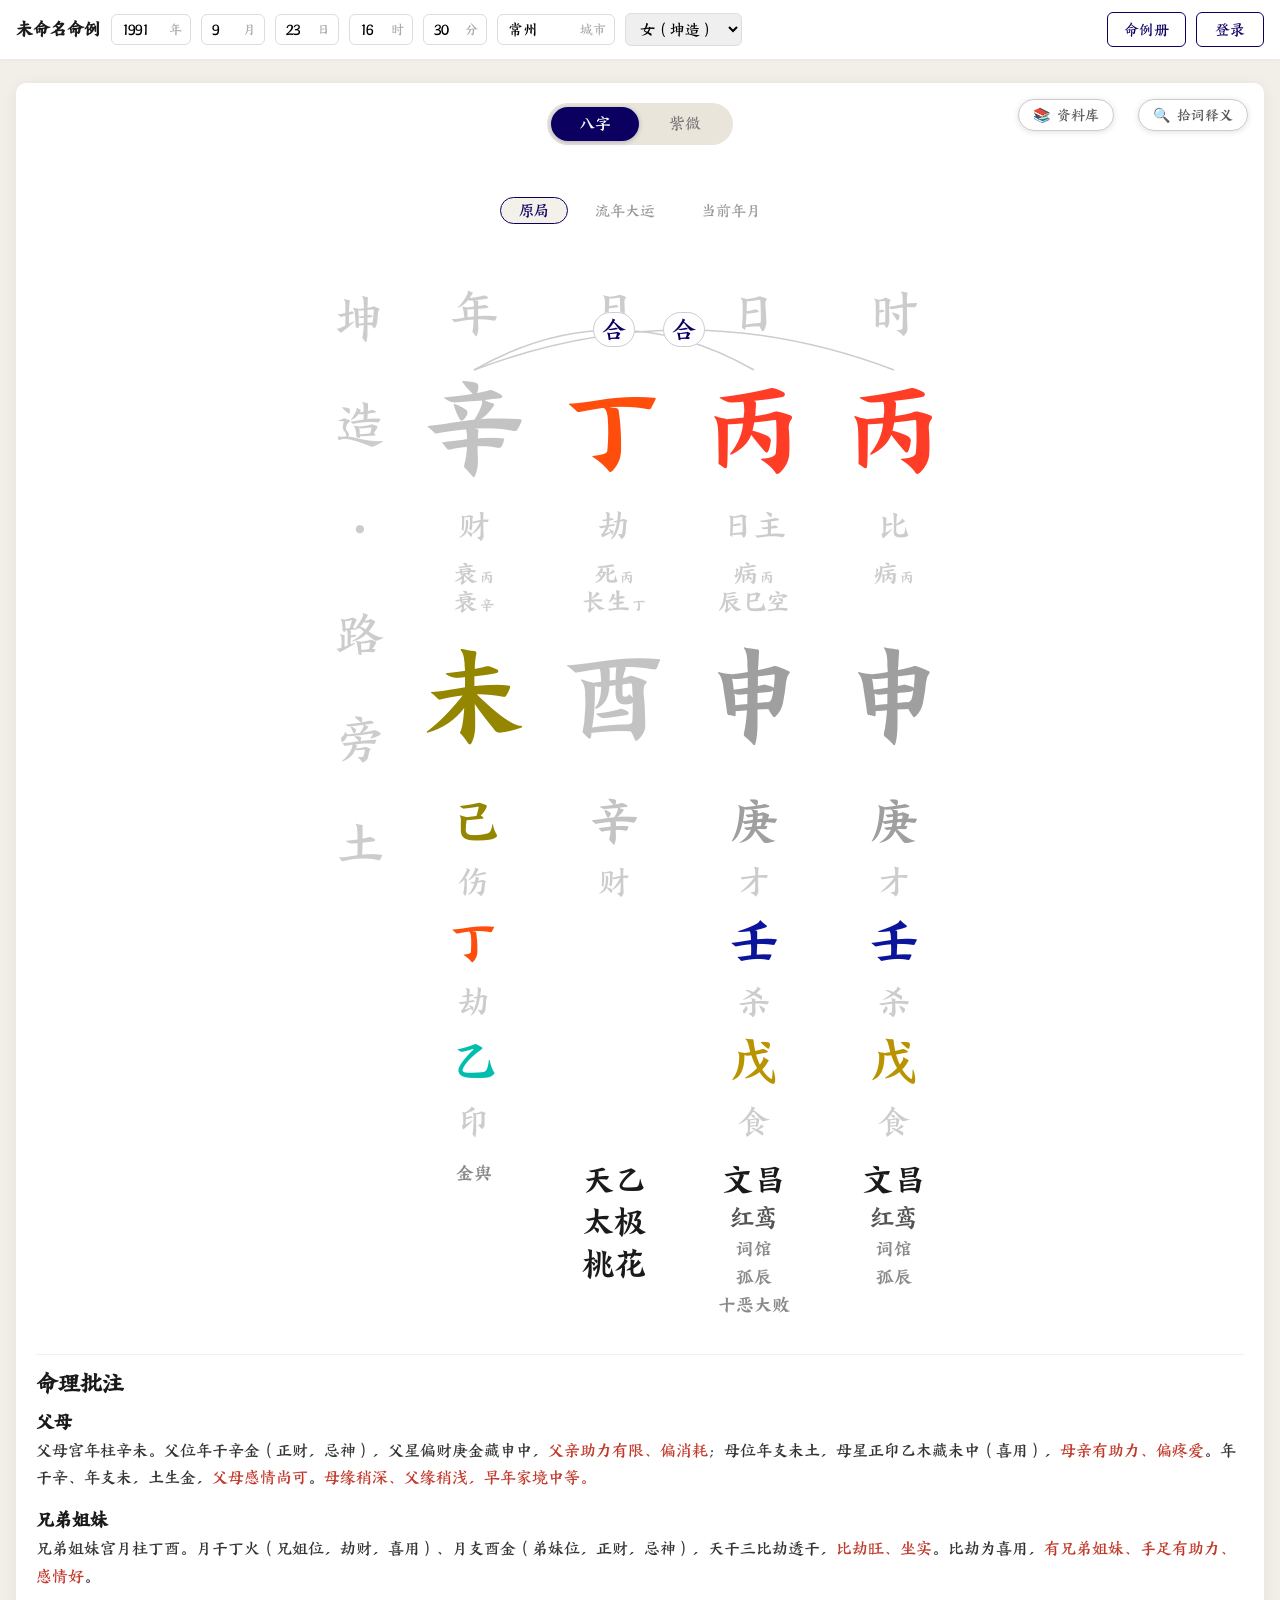
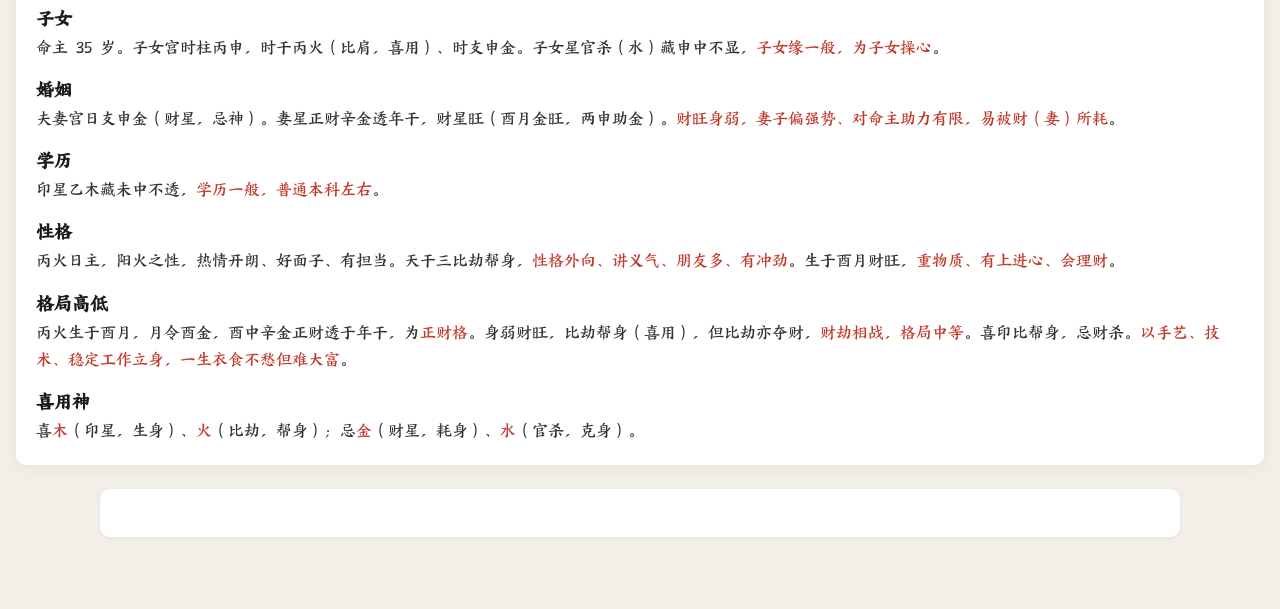
<file: index.html>
<!DOCTYPE html>
<html lang="zh-CN">
<head>
  <meta charset="UTF-8">
  <meta name="viewport" content="width=device-width, initial-scale=1.0, maximum-scale=1.0, user-scalable=no">
  <title>命理排盘 · 八字 + 紫微</title>
  <link rel="stylesheet" href="style.css?v=37">
</head>
<body>
  <div class="page">

    <!-- 输入区（共享）：横条铺满，一行 = 命例名 + 输入框 + 排盘/保存 | 命例册 + 登录状态 -->
    <div class="input-panel" id="input-panel">
      <span class="input-chart-name" id="input-chart-name">未命名命例</span>
      <span class="in-unit"><input id="in-year" type="number" min="1900" max="2100" value="1991"><i>年</i></span>
      <span class="in-unit"><input id="in-month" type="number" min="1" max="12" value="9"><i>月</i></span>
      <span class="in-unit"><input id="in-day" type="number" min="1" max="31" value="23"><i>日</i></span>
      <span class="in-unit"><input id="in-hour" type="number" min="0" max="23" value="16"><i>时</i></span>
      <span class="in-unit"><input id="in-minute" type="number" min="0" max="59" value="30"><i>分</i></span>
      <span class="in-unit in-unit-city"><input id="in-city" list="city-list" value="常州" placeholder="城市"><i>城市</i></span>
      <select id="in-gender">
        <option value="0">女（坤造）</option>
        <option value="1">男（乾造）</option>
      </select>
      <datalist id="city-list"></datalist>
      <button id="paipan-btn" onclick="doPaipanAll()" style="display:none">排盘</button>
      <button id="save-btn" class="save-btn" onclick="saveChart()" style="display:none">保存命例</button>
      <button class="chart-book-btn" onclick="toggleChartList()">命例册</button>
      <span id="login-btn" class="login-btn" onclick="toggleSupabaseAuth()">登录</span>
    </div>

    <!-- 命例列表（点击「切换命例」弹出） -->
    <div class="chart-list-panel" id="chart-list-panel" style="display:none">
      <div class="chart-list-header">
        <span class="chart-list-title">命例列表</span>
        <span class="chart-list-count" id="chart-count"></span>
        <span class="chart-list-actions">
          <button onclick="syncChartsFromCloud()">同步云端</button>
          <button onclick="uploadAllChartsToCloud()">上传云端</button>
          <button onclick="exportCharts()">导出 JSON</button>
          <button onclick="document.getElementById('import-file').click()">导入 JSON</button>
          <input type="file" id="import-file" accept=".json" style="display:none" onchange="importCharts(this)">
        </span>
      </div>
      <div id="chart-list"></div>
    </div>

    <!-- 排盘 + 题目/批注（大屏左右，小屏上下） -->
    <div class="content-layout" id="content-layout">
      <div class="quiz-layout" id="quiz-layout">
      <div class="board-slot">
        <!-- 八字/紫微 Tab（排盘面板内，一级切换） -->
        <div class="tab-bar">
          <button class="tab active" data-tab="bazi" onclick="switchTab('bazi')">八字</button>
          <button class="tab" data-tab="ziwei" onclick="switchTab('ziwei')">紫微</button>
        </div>
        <button id="gather-toggle" class="gather-toggle" onclick="toggleGatherMode()">🔍 <span class="btn-text">拾词释义</span></button>
        <a class="ziliaoku-link" href="ziliaoku.html">📚 <span class="btn-text">资料库</span></a>
        <!-- 八字排盘表 -->
        <div class="chart-card" id="bazi-board">
          <div class="bazi-view-switch">
            <button class="view-btn active" data-view="yuanju" onclick="switchBaziView('yuanju')">原局</button>
            <button class="view-btn" data-view="liunian" onclick="switchBaziView('liunian')">流年大运</button>
            <button class="view-btn" data-view="today" onclick="goToday()">当前年月</button>
          </div>
          <div class="chart-scale-wrap" id="chart-scale-wrap">
            <div class="chart">
              <div class="col col-label" id="col-label-left"></div>
              <div class="col col-pillar" id="col-year"></div>
              <div class="col col-pillar" id="col-month"></div>
              <div class="col col-pillar" id="col-day"></div>
              <div class="col col-pillar" id="col-time"></div>
            </div>
          </div>
        </div>
        <!-- 紫微盘 -->
        <div class="board-wrap" id="ziwei-board" style="display:none">
          <div class="palace-grid" id="palace-grid"></div>
        </div>
        <!-- 命理批注（融在盘面板内，排在盘下面） -->
        <div class="batch-note" id="batch-note"></div>
      </div>
      <div class="quiz-questions" id="quiz-questions"></div>
    </div>

  </div>

  <script src="supabase.min.js?v=1"></script>
  <script src="lunar.js"></script>
  <script src="cities.js"></script>
  <script src="shensha.js"></script>
  <script src="quiz-bank.js?v=2"></script>
  <script src="iztro.min.js"></script>
  <script src="glossary.js?v=22"></script>
  <script src="quiz-import.js?v=2"></script>
  <script src="bazi.js?v=44"></script>
  <script src="ziwei.js?v=11"></script>
  <script>
    /* 共享排盘：同时排八字和紫微 */
    function doPaipanAll() {
      baziPaipan();
      ziweiPaipan();
      PAIPANED = true;  // 排盘后，若有未保存改动则显示「保存命例」
      updateActionButtons();
    }
    /* Tab 切换：只切排盘区，题目和批注一直在 */
    function switchTab(tab) {
      document.querySelectorAll('.tab').forEach(function (t) {
        t.classList.toggle('active', t.dataset.tab === tab);
      });
      document.getElementById('bazi-board').style.display = (tab === 'bazi') ? 'block' : 'none';
      document.getElementById('ziwei-board').style.display = (tab === 'ziwei') ? 'block' : 'none';
      if (tab === 'bazi') baziRelayoutArcs();
      if (tab === 'ziwei') ziweiRelayout();
    }
  </script>
</body>
</html>
</file>
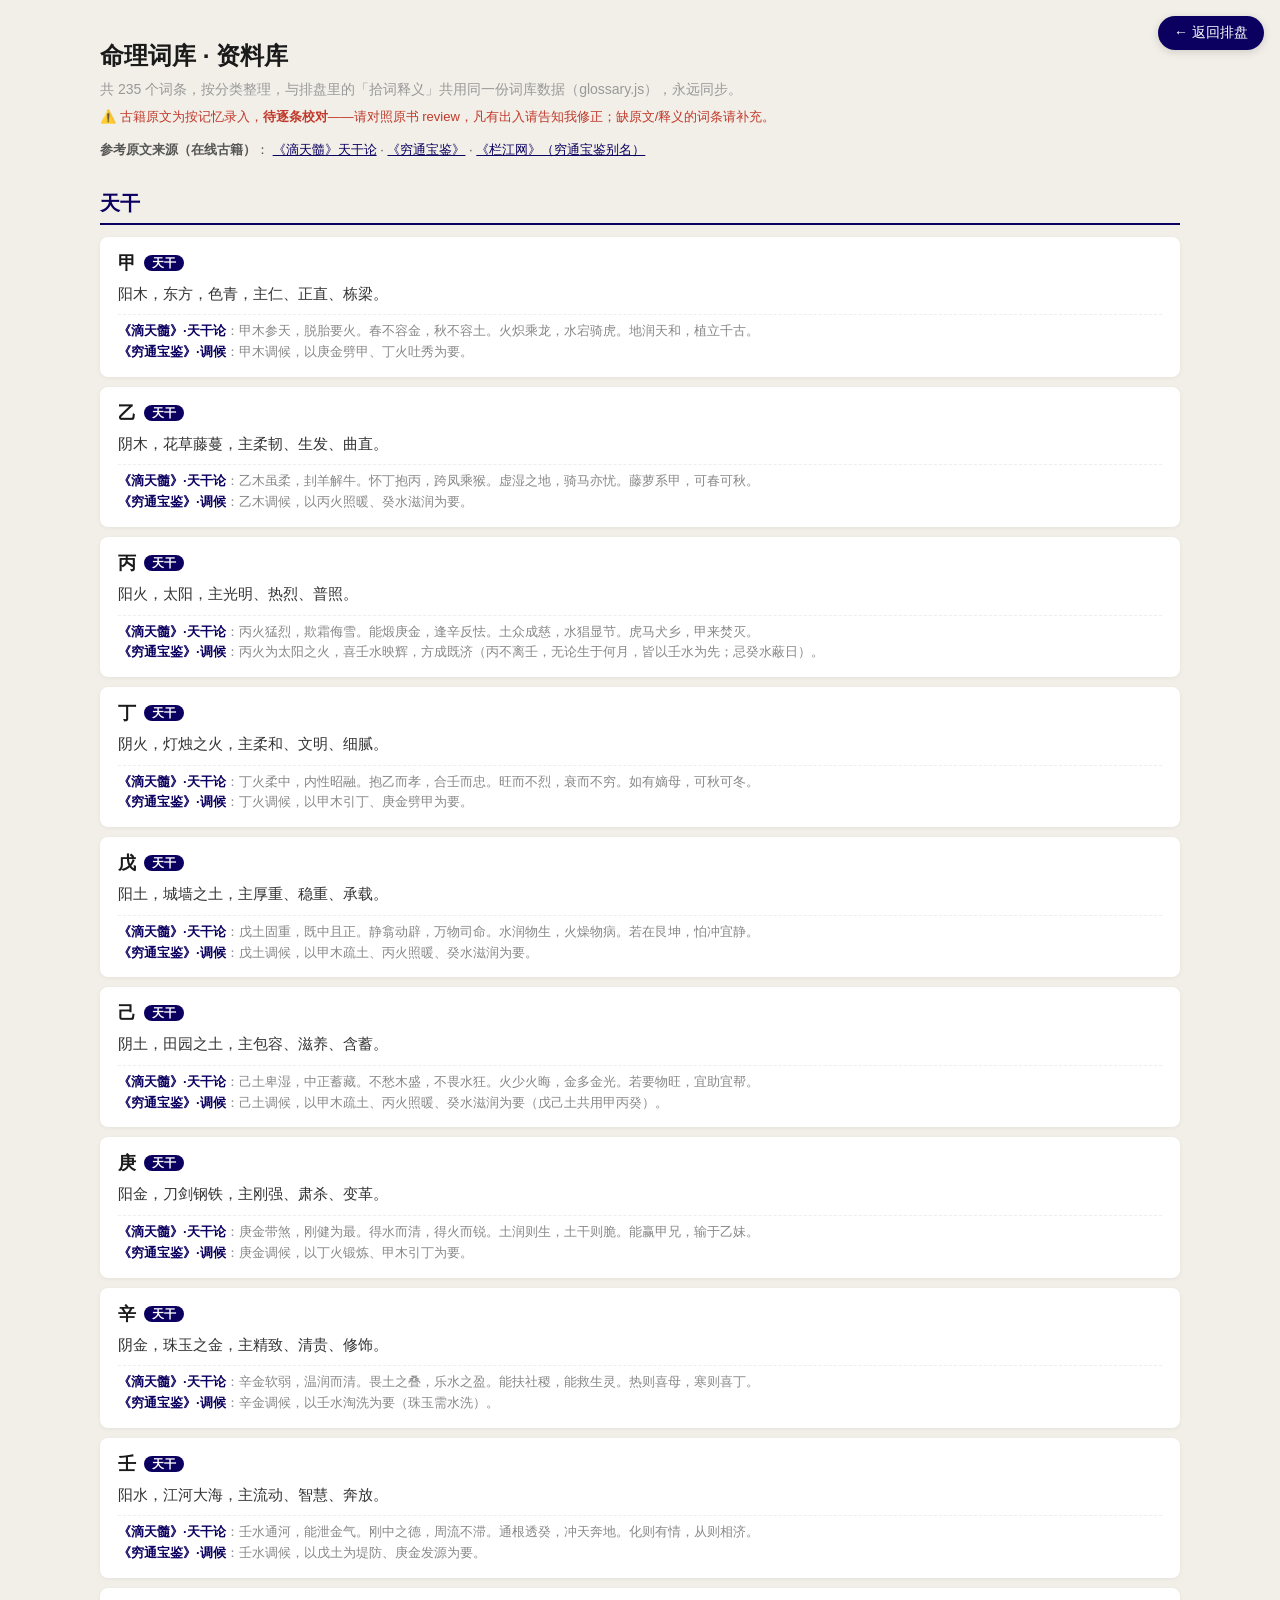
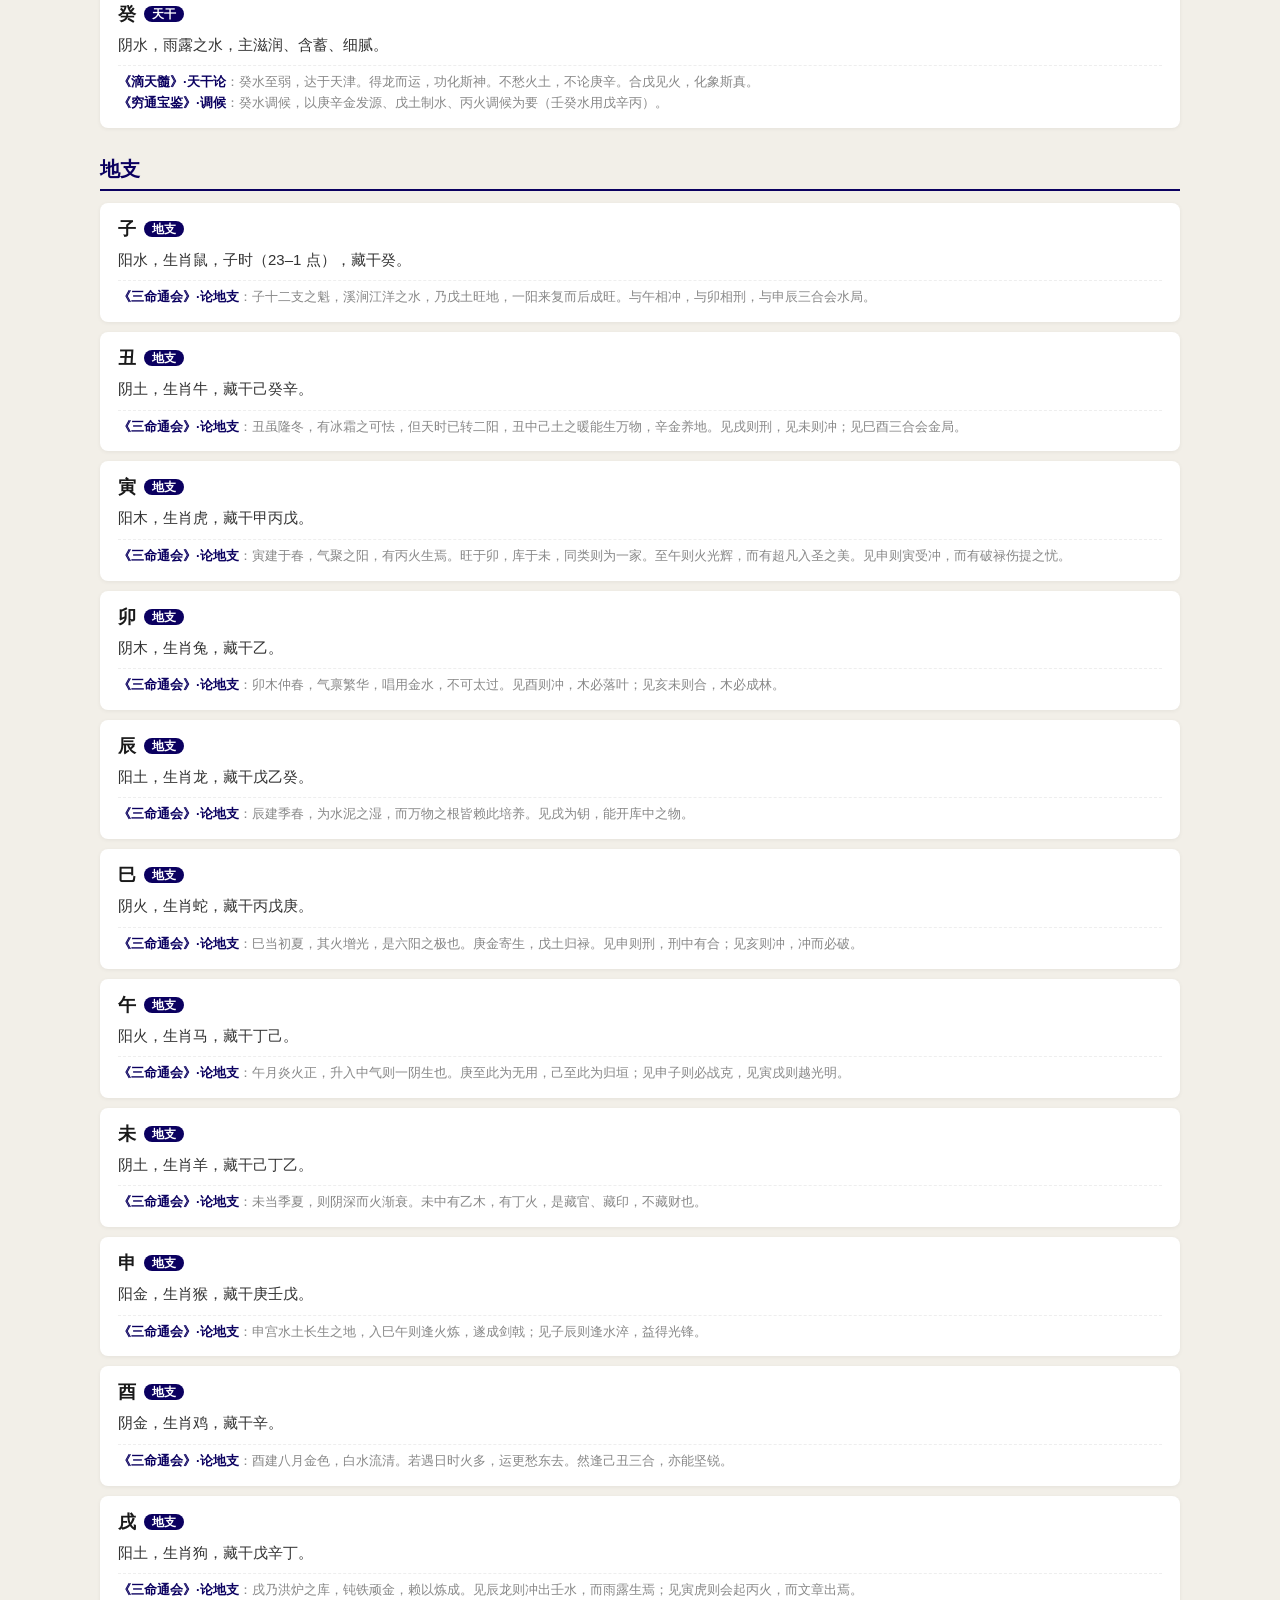
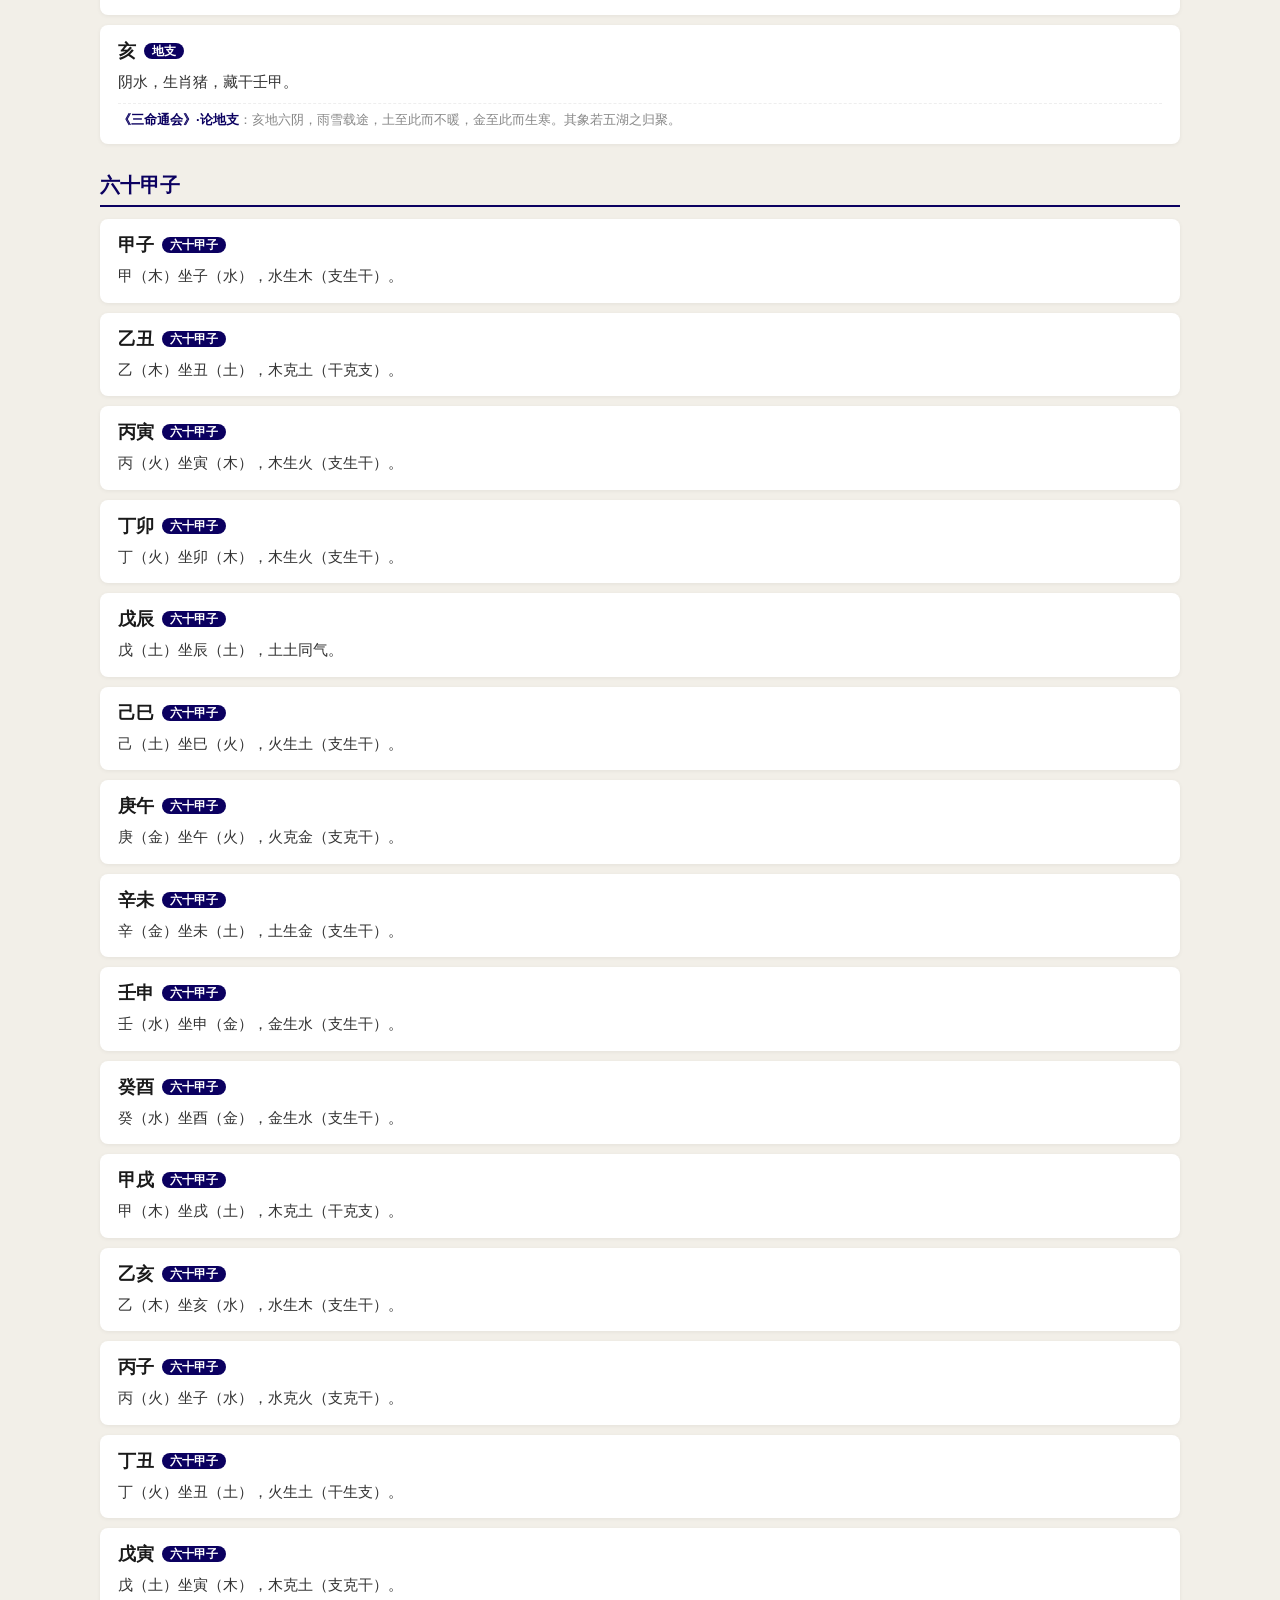
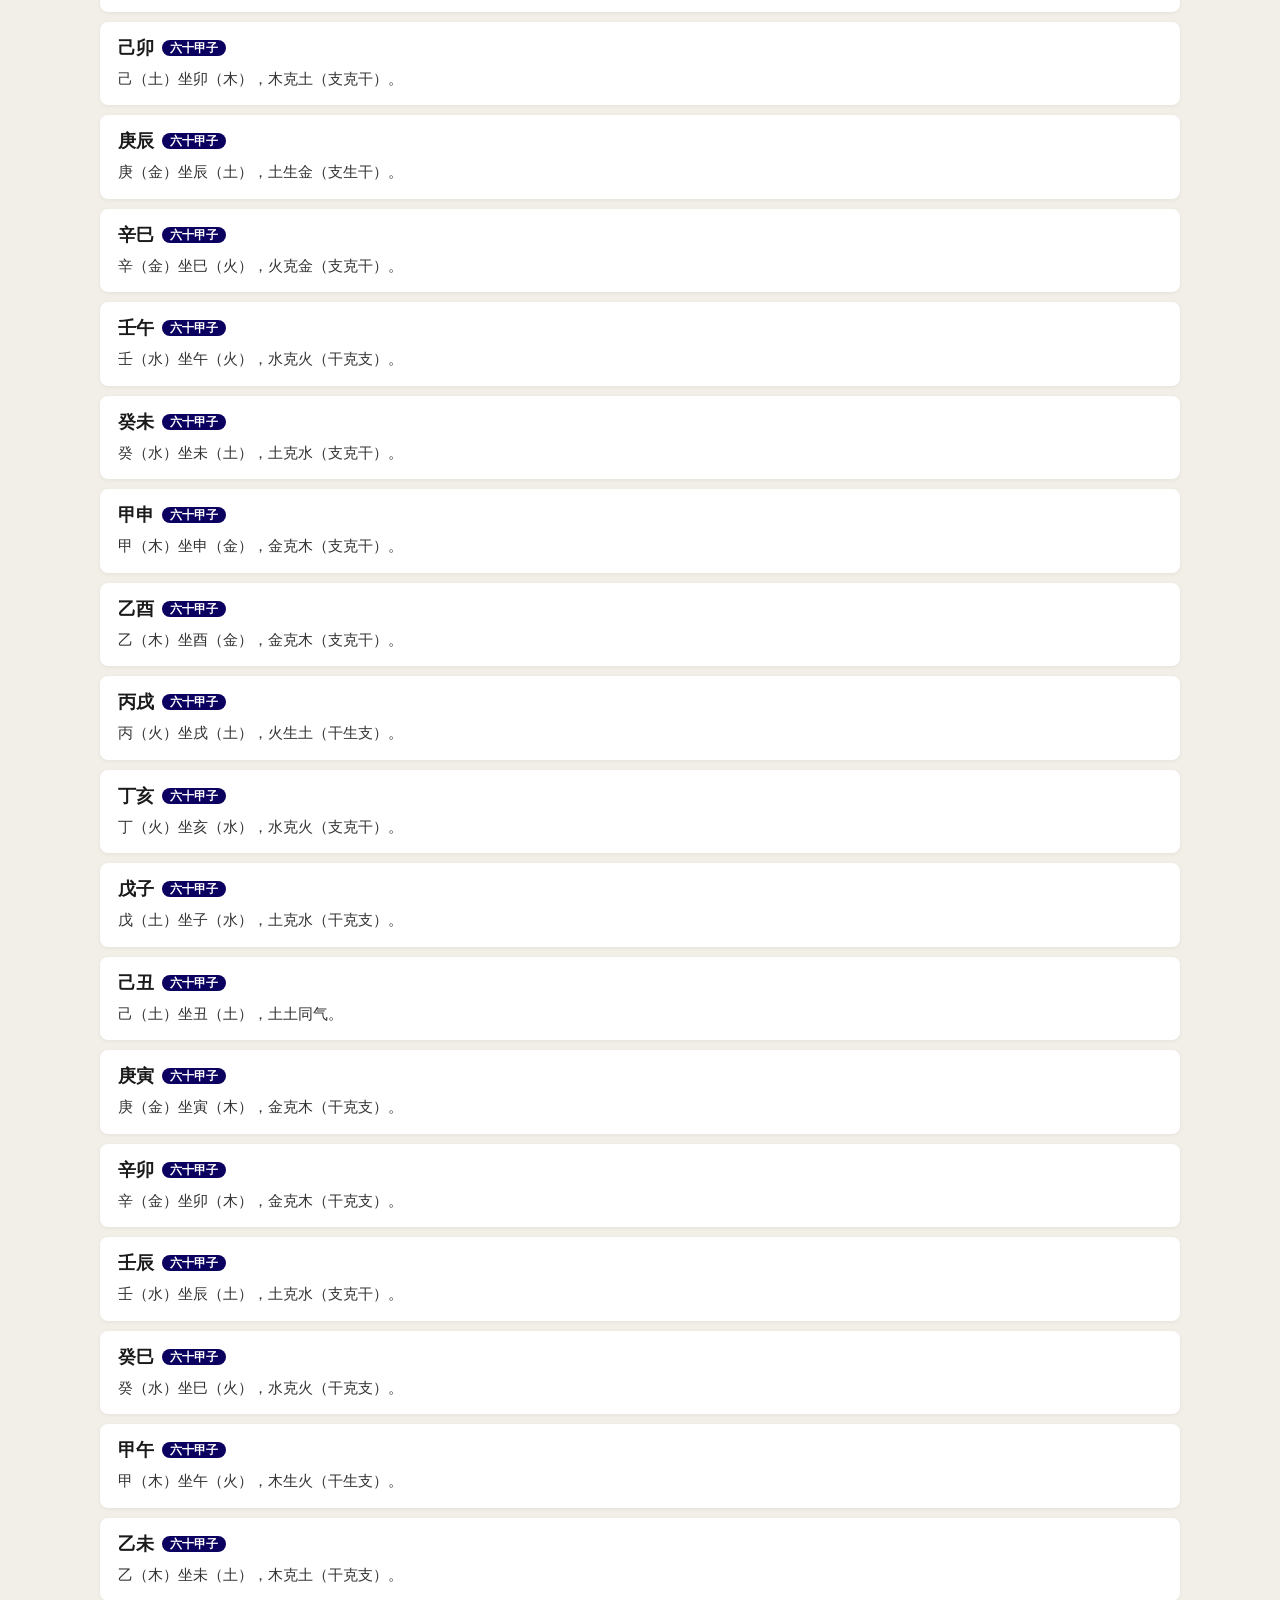
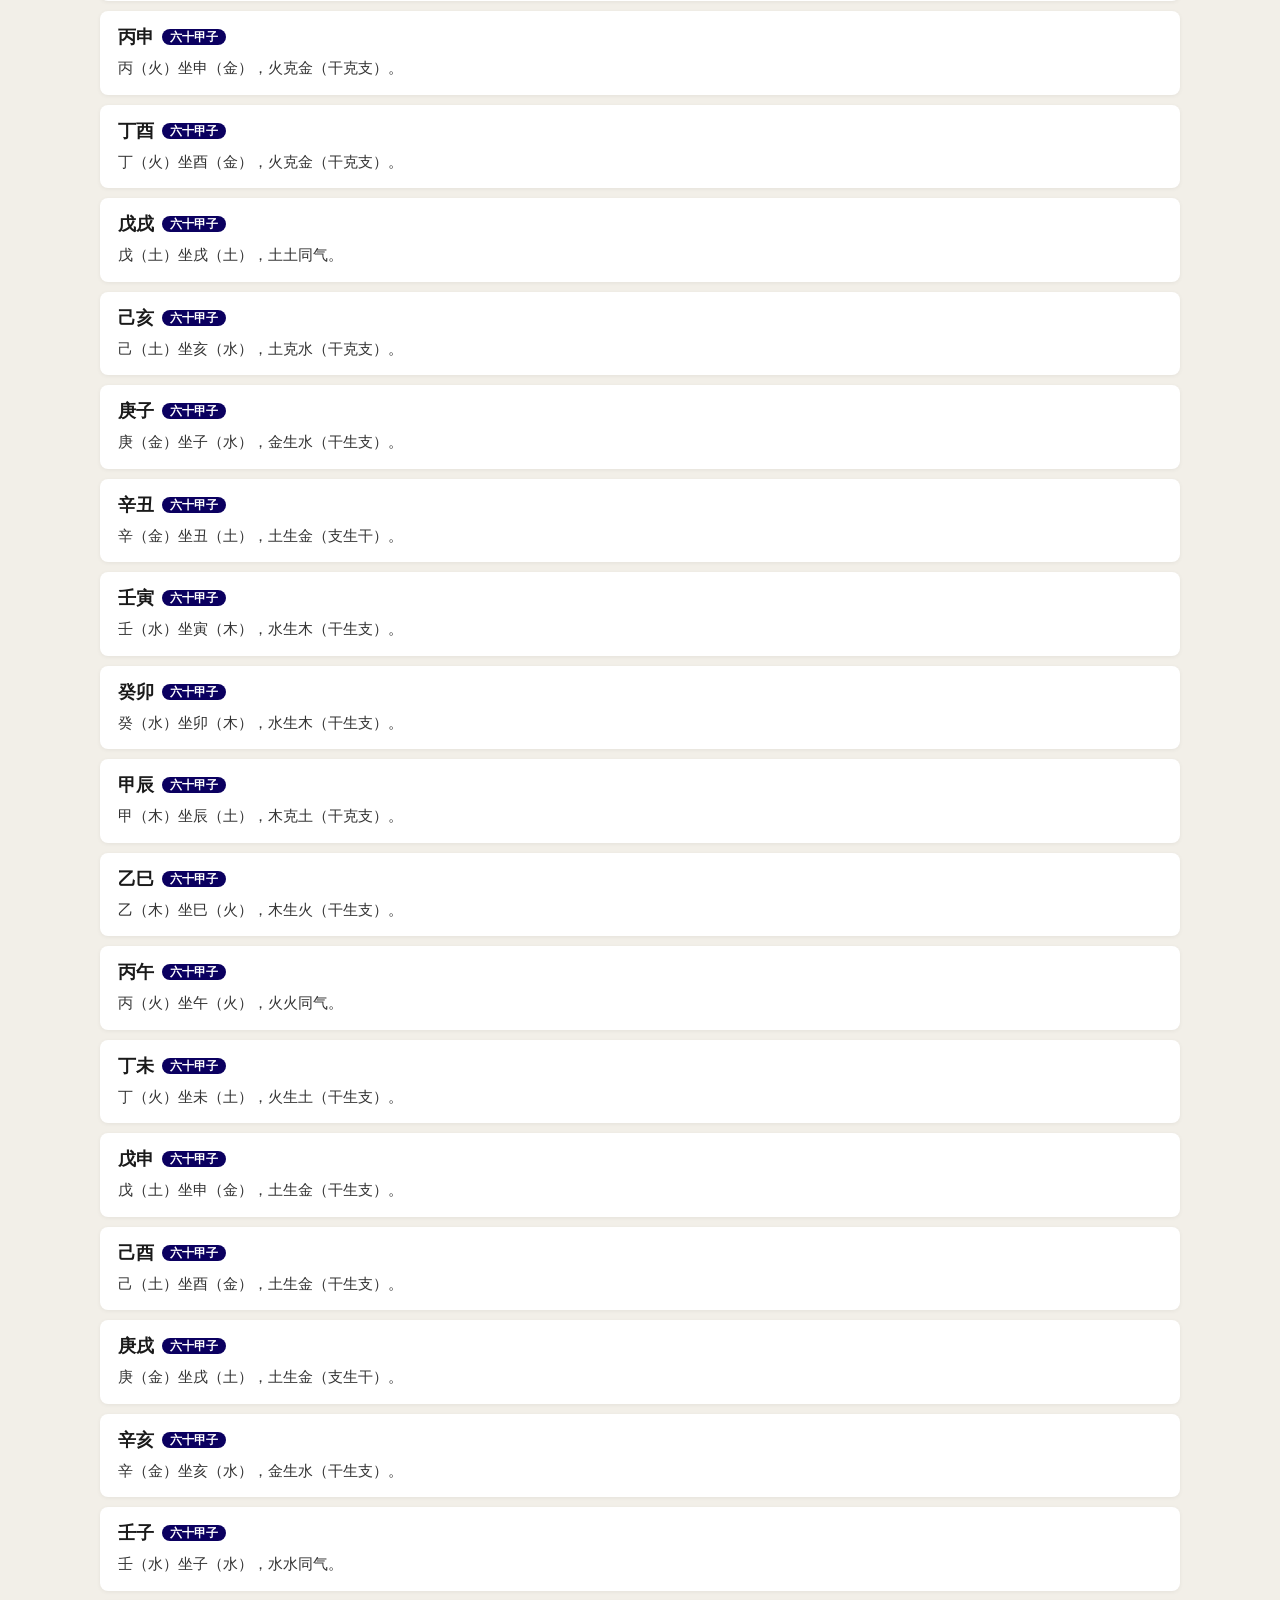
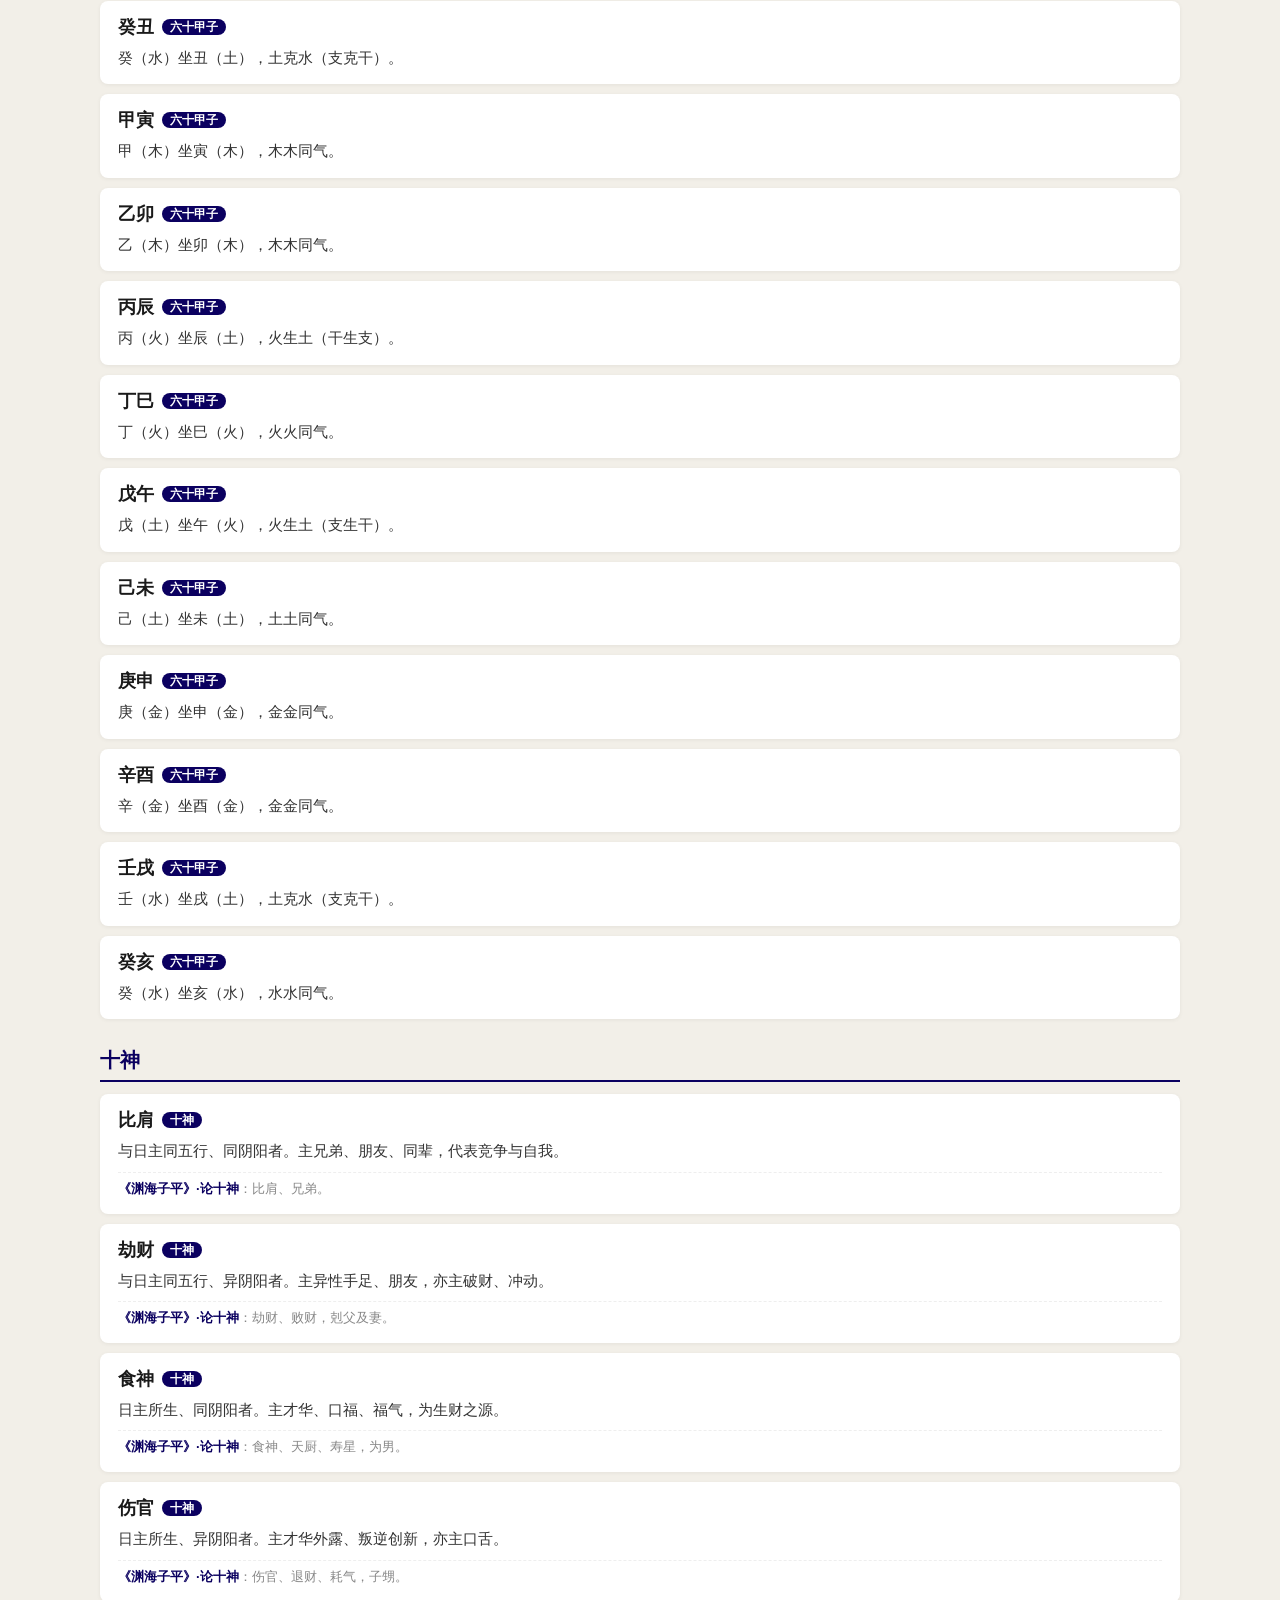
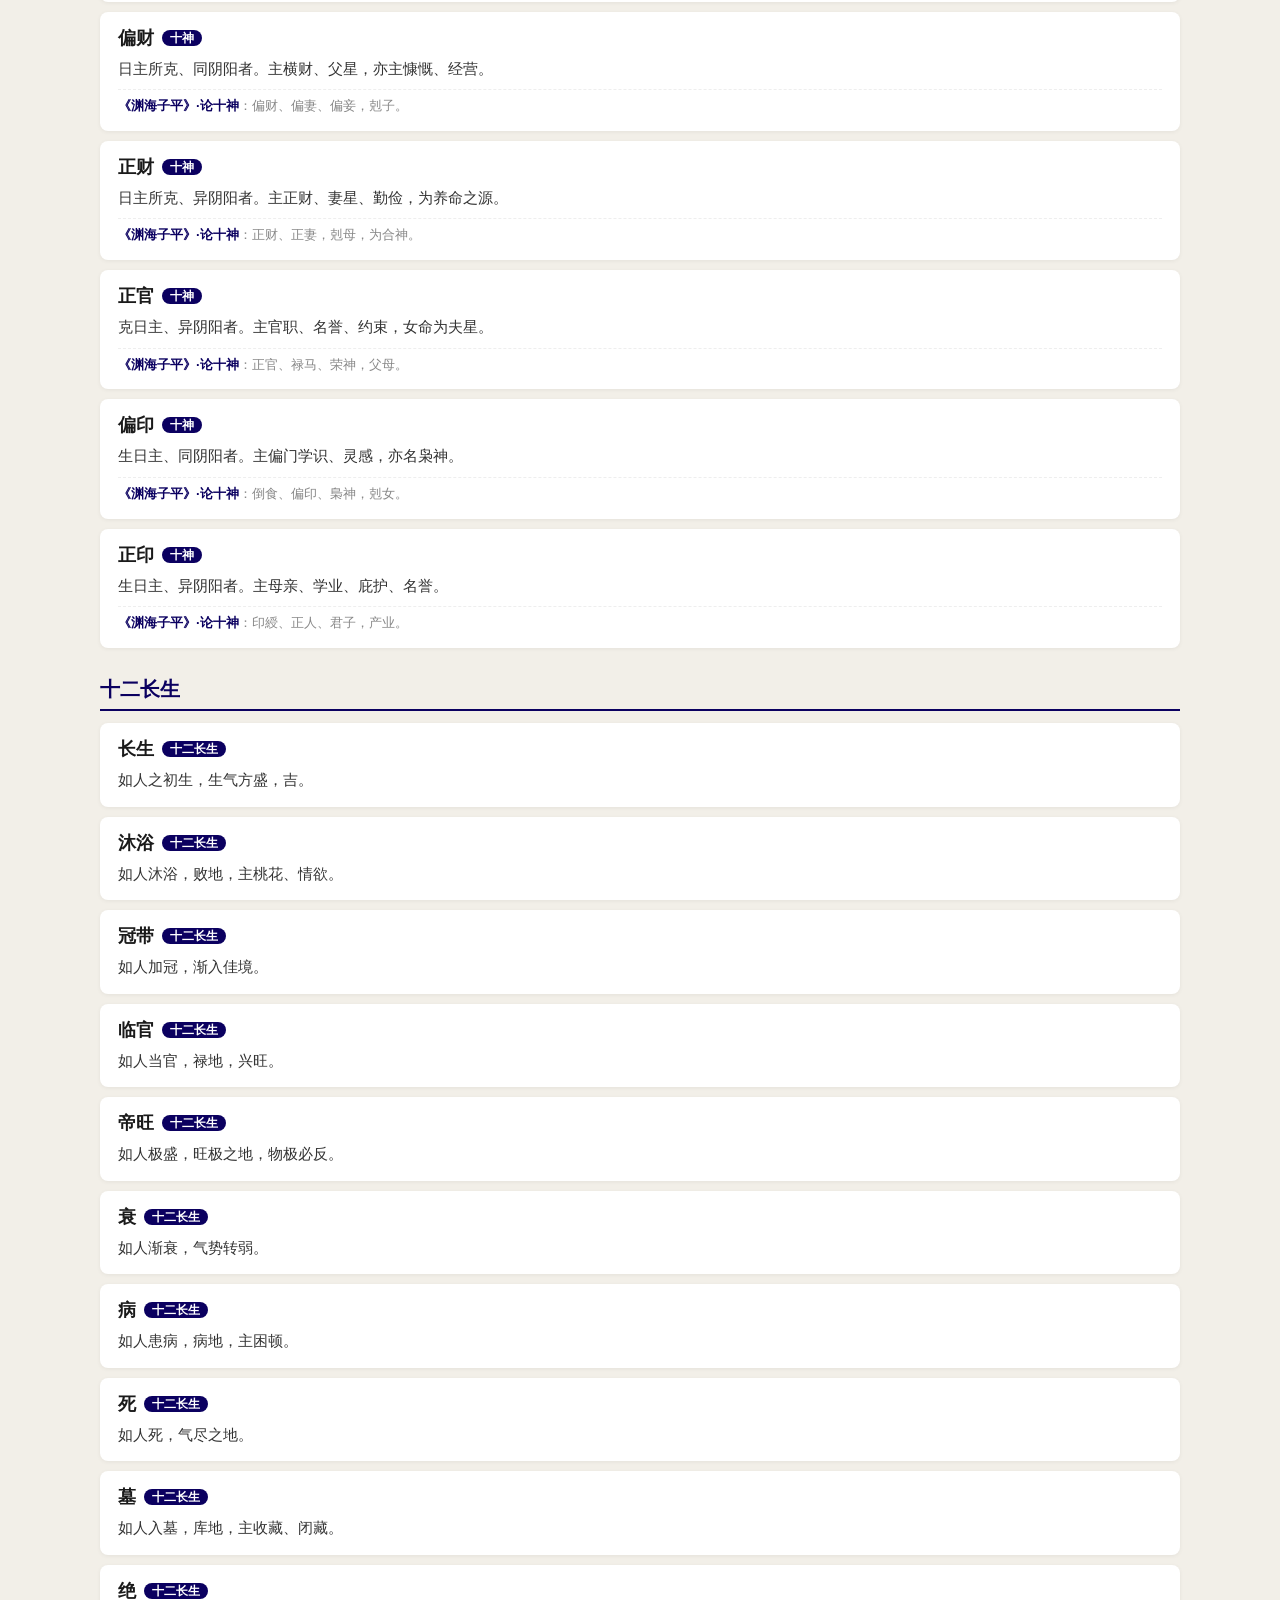
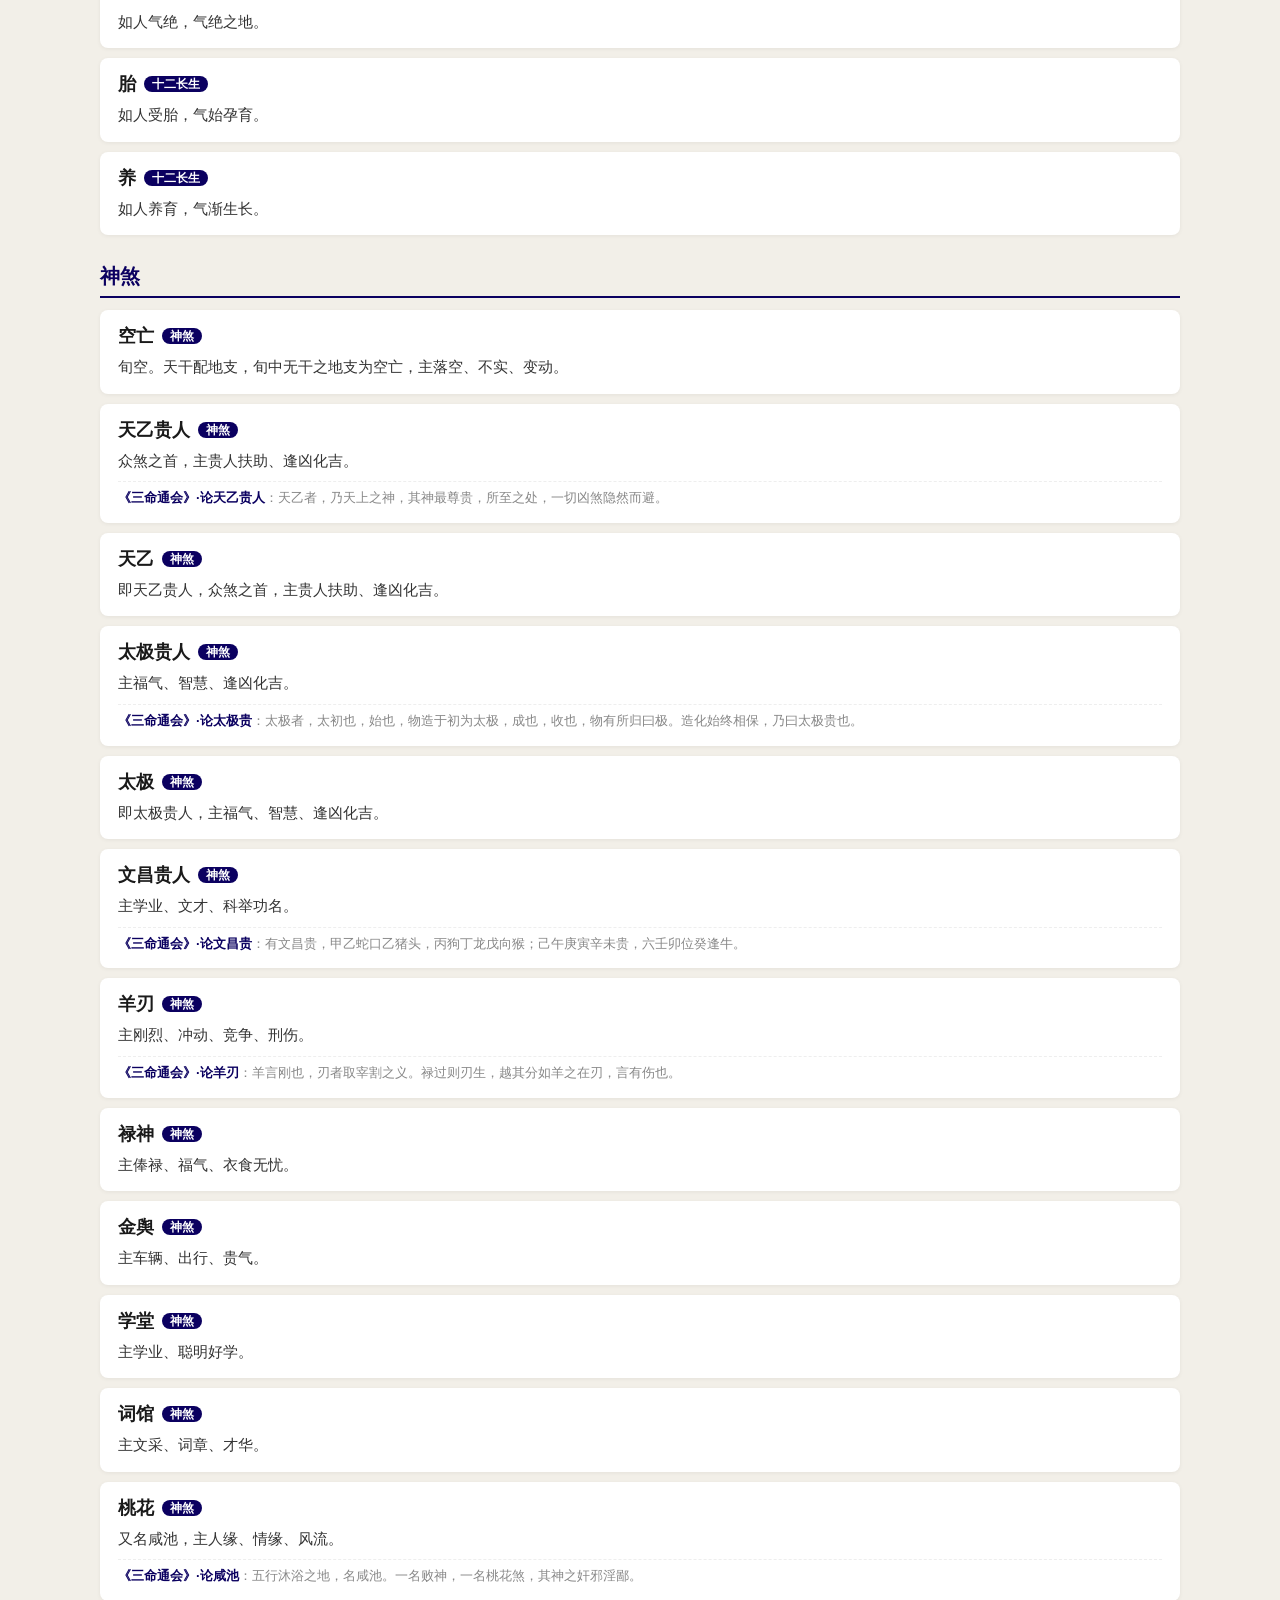
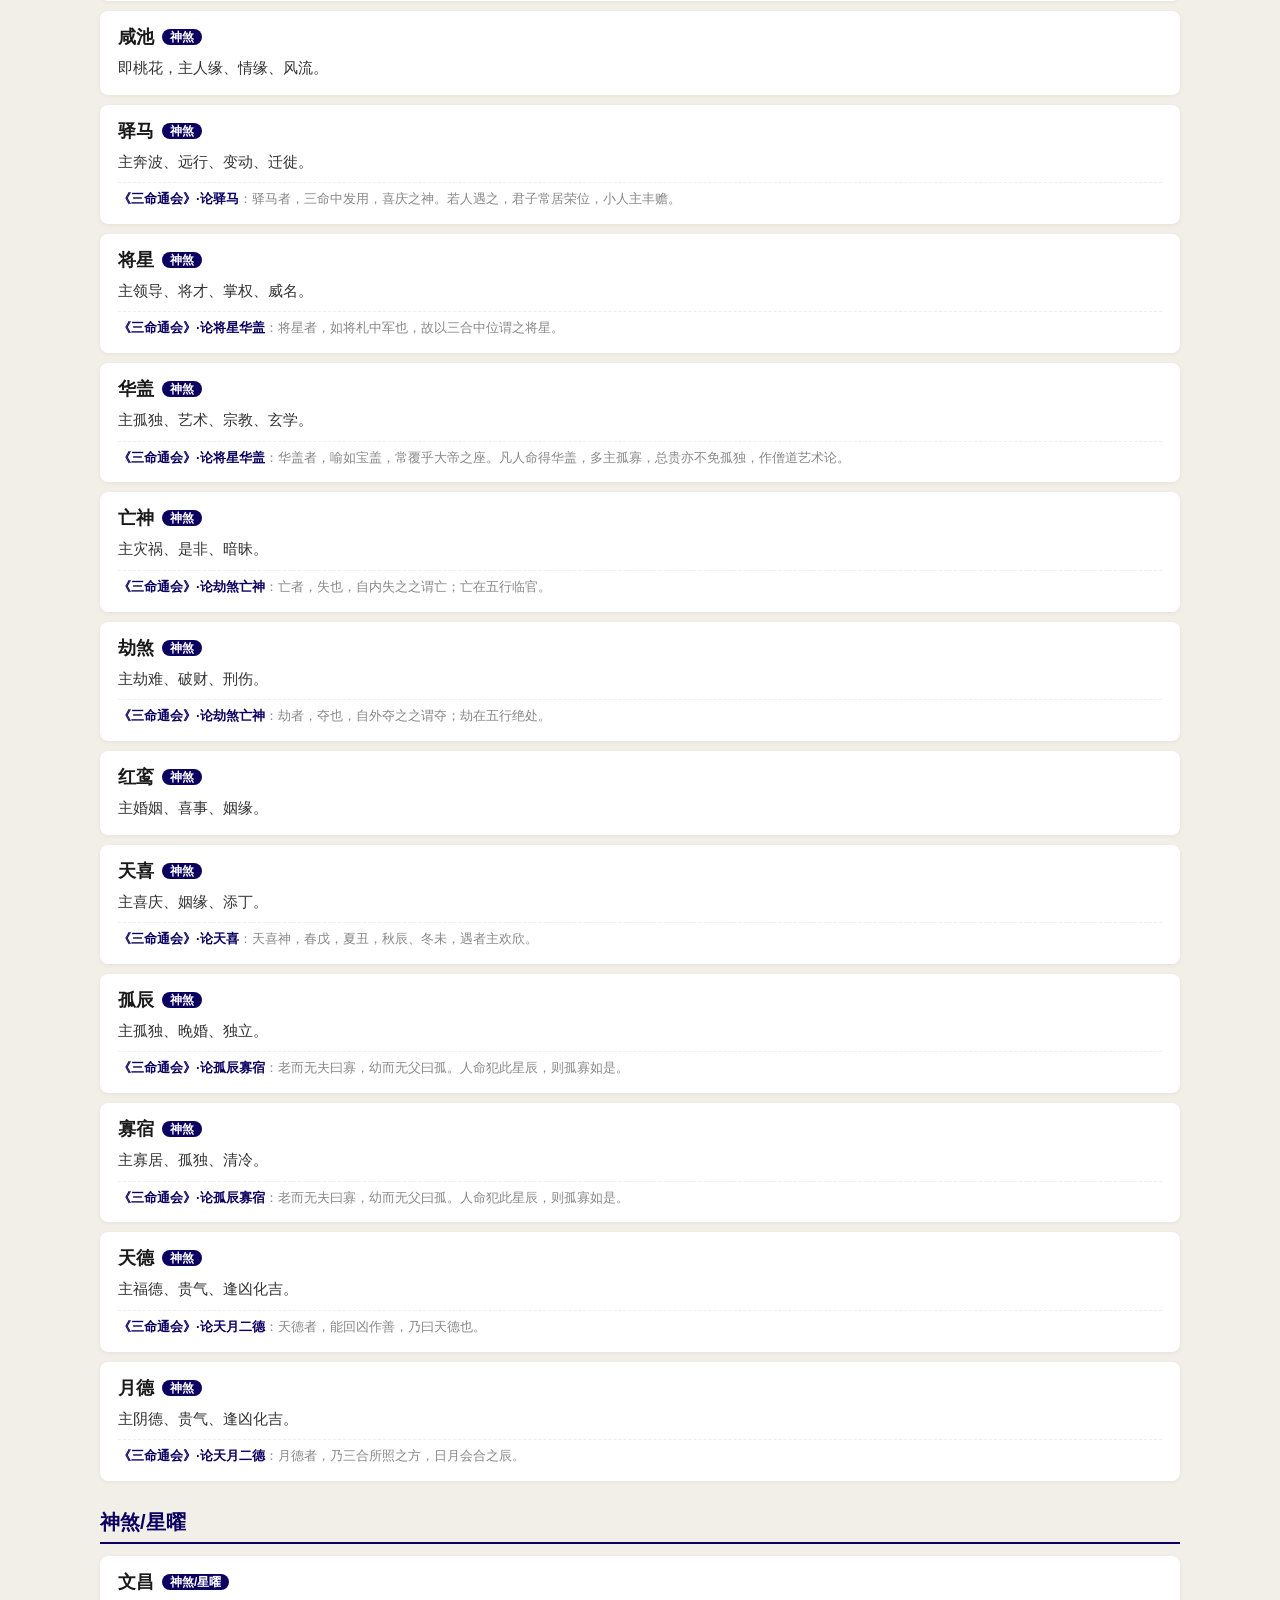
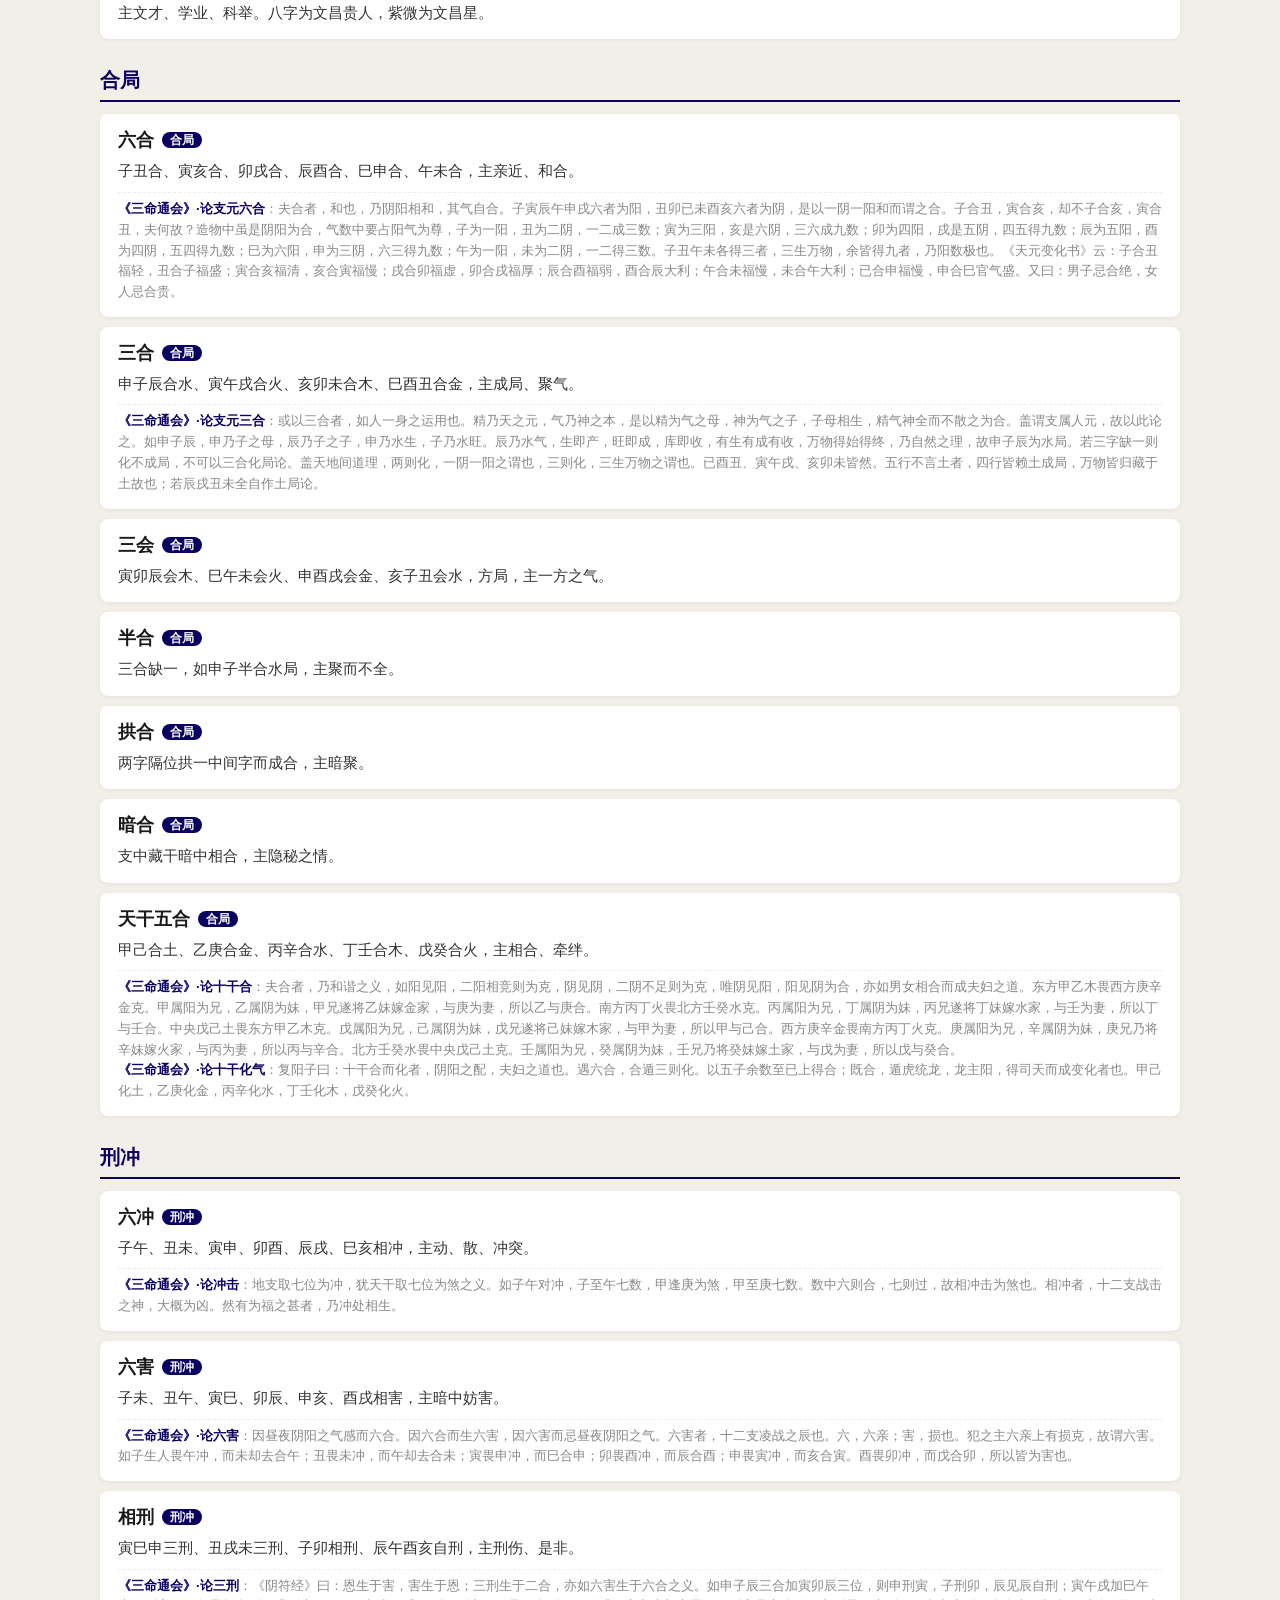
<file: ziliaoku.html>
<!DOCTYPE html>
<html lang="zh-CN">
<head>
  <meta charset="UTF-8">
  <meta name="viewport" content="width=device-width, initial-scale=1.0">
  <title>命理词库 · 资料库</title>
  <style>
    body { font-family: -apple-system, 'PingFang SC', 'Microsoft YaHei', sans-serif; margin: 0; background: #f2efe8; color: #1a1a1a; -webkit-font-smoothing: antialiased; }
    .wrap { max-width: 1080px; margin: 0 auto; padding: 24px 16px 60px; }
    h1 { font-size: 24px; margin-bottom: 6px; }
    .tip { color: #999; font-size: 14px; line-height: 1.6; margin-bottom: 8px; }
    .warn { color: #c0392b; font-size: 13px; margin-bottom: 12px; }
    .src { font-size: 13px; color: #555; margin-bottom: 20px; line-height: 1.8; }
    .src a { color: #0b0060; }
    .cat { font-size: 20px; font-weight: 600; margin: 28px 0 12px; color: #0b0060; border-bottom: 2px solid #0b0060; padding-bottom: 6px; }
    .item { background: #fff; border-radius: 8px; padding: 14px 18px; margin-bottom: 10px; box-shadow: 0 1px 4px rgba(0,0,0,0.06); }
    .item .term { font-size: 18px; font-weight: 600; }
    .item .term .tag { font-size: 12px; color: #fff; background: #0b0060; padding: 1px 8px; border-radius: 100px; margin-left: 8px; vertical-align: 2px; }
    .item .def { font-size: 15px; color: #333; margin-top: 6px; line-height: 1.7; }
    .item .cite { font-size: 13px; color: #888; margin-top: 8px; line-height: 1.6; border-top: 1px dashed #eee; padding-top: 6px; }
    .item .cite .book { color: #0b0060; font-weight: 600; }
    .back { position: fixed; top: 16px; right: 16px; background: #0b0060; color: #fff; padding: 8px 16px; border-radius: 100px; text-decoration: none; font-size: 14px; box-shadow: 0 2px 8px rgba(0,0,0,0.15); }
  </style>
</head>
<body>
  <div class="wrap">
    <a class="back" href="./">← 返回排盘</a>
    <h1>命理词库 · 资料库</h1>
    <div class="tip">共 <span id="count"></span> 个词条，按分类整理，与排盘里的「拾词释义」共用同一份词库数据（glossary.js），永远同步。</div>
    <div class="warn">⚠️ 古籍原文为按记忆录入，<b>待逐条校对</b>——请对照原书 review，凡有出入请告知我修正；缺原文/释义的词条请补充。</div>
    <div class="src"><b>参考原文来源（在线古籍）</b>：
      <a href="https://zh.wikisource.org/zh/%E6%BB%B4%E5%A4%A9%E9%AB%93/02" target="_blank">《滴天髓》天干论</a> ·
      <a href="https://zh.wikisource.org/zh-hant/%E7%A9%B7%E9%80%9A%E5%AE%9D%E9%89%B4" target="_blank">《穷通宝鉴》</a> ·
      <a href="https://zh.wikisource.org/zh-hant/%E7%A9%B7%E9%80%9A%E5%AE%9D%E9%89%B4" target="_blank">《栏江网》（穷通宝鉴别名）</a>
    </div>
    <div id="list"></div>
  </div>
  <script src="glossary.js"></script>
  <script>
    var order = ['天干','地支','六十甲子','十神','十二长生','神煞','神煞/星曜','合局','刑冲','格局','俗语','紫微主星','紫微辅星','亮度','四化','四化关系'];
    var groups = {};
    Object.keys(GLOSSARY).forEach(function (k) {
      var g = GLOSSARY[k];
      (groups[g.category] = groups[g.category] || []).push({ key: k, g: g });
    });
    var cats = Object.keys(groups).sort(function (a, b) {
      var ia = order.indexOf(a), ib = order.indexOf(b);
      if (ia < 0) ia = 999; if (ib < 0) ib = 999;
      return ia - ib;
    });
    var html = '', count = 0;
    cats.forEach(function (cat) {
      html += '<div class="cat">' + cat + '</div>';
      groups[cat].forEach(function (it) {
        count++;
        var cites = (it.g.citations || []).map(function (c) {
          return '<span class="book">' + c.book + (c.chapter ? '·' + c.chapter : '') + '</span>' + (c.text ? '：' + c.text : '');
        }).join('<br>');
        html += '<div class="item"><div class="term">' + it.key + '<span class="tag">' + it.g.category + '</span></div>';
        html += '<div class="def">' + it.g.definition + '</div>';
        if (cites) html += '<div class="cite">' + cites + '</div>';
        html += '</div>';
      });
    });
    document.getElementById('count').textContent = count;
    document.getElementById('list').innerHTML = html;
  </script>
</body>
</html>
</file>
<file: style.css>
/* ============================================================
 * 八字排盘 — 样式
 * 严格复刻 Figma「八字批注」排盘表的字号 / 行高 / 间距 / 布局
 * ============================================================ */

/* 方正盛世楷书：EB-GB 特粗（排盘核心字）+ B-GB 粗（描述性文字） */
@font-face {
  font-family: 'FZShengShiKaiShuS-EB-GB';
  src: url('FZShengSKSJW_Da.TTF') format('truetype');
  font-weight: normal;
  font-style: normal;
  font-display: swap;
}
@font-face {
  font-family: 'FZShengShiKaiShuS-B-GB';
  src: url('FZShengSKSJW_Cu.TTF') format('truetype');
  font-weight: normal;
  font-style: normal;
  font-display: swap;
}

:root {
  --ink-dim: rgba(0, 0, 0, 0.2);   /* 柱名 / 十神 / 侧标签 / 空亡：20% 透明黑 */
}

* { box-sizing: border-box; }

body {
  margin: 0;
  background: #f2efe8;
  font-family: 'FZShengShiKaiShuS-B-GB', '方正盛世楷书', 'STKaiti', 'KaiTi', '楷体', serif;
  -webkit-font-smoothing: antialiased;
  color: #1a1a1a;
  touch-action: manipulation;   /* 禁用双击缩放 */
}

/* 排盘核心字（天干/地支/藏干/神煞/十二长生）用特粗 EB-GB */
.cell.gan, .cell.zhi, .zhi-char, .cell.hide, .shensha span, .cs-item, .yun-item-gan, .yun-item-zhi {
  font-family: 'FZShengShiKaiShuS-EB-GB', '方正盛世楷书', 'STKaiti', 'KaiTi', '楷体', serif;
}

.page {
  margin: 0 auto;
  padding: 24px 16px 48px;
}

/* ---------- 输入区 ---------- */
.input-panel {
  margin: -24px -16px 24px;  /* 抵消 .page 的 padding，横向铺满 + 贴顶 + 底部留间距 */
  background: #fff;
  padding: 12px 16px;
  display: flex;
  align-items: center;
  gap: 10px;
  flex-wrap: wrap;
  box-shadow: 0 1px 4px rgba(0,0,0,0.04);
  box-sizing: border-box;
}
.input-chart-name {
  font-size: 17px;
  font-weight: 600;
  color: #1a1a1a;
  white-space: nowrap;
}
.input-panel label {
  display: flex;
  align-items: center;
  gap: 4px;
  font-size: 14px;
  color: #777;
  white-space: nowrap;
}
.input-panel input,
.input-panel select {
  font-size: 15px;
  padding: 6px 10px;
  border: 1px solid #ddd;
  border-radius: 6px;
  width: 64px;
  font-family: inherit;
  box-sizing: border-box;
}
#in-year { width: 80px; }
#in-city { width: 118px; }
#in-gender { width: auto; }
/* 输入框内单位（年/月/日/时/分/城市 常驻右侧） */
/* 隐藏 number 输入框自带的上下箭头，避免和单位重叠 */
.input-panel input[type=number]::-webkit-inner-spin-button,
.input-panel input[type=number]::-webkit-outer-spin-button {
  -webkit-appearance: none;
  margin: 0;
}
.input-panel input[type=number] { -moz-appearance: textfield; appearance: textfield; }
.in-unit { position: relative; display: inline-flex; align-items: center; }
.in-unit input { padding-right: 24px; }
.in-unit i {
  position: absolute;
  right: 9px;
  font-style: normal;
  font-size: 13px;
  color: #aaa;
  pointer-events: none;
  white-space: nowrap;
}
.in-unit-city input { padding-right: 40px; }
.input-panel button {
  font-size: 15px;
  padding: 8px 16px;
  border: none;
  border-radius: 6px;
  background: #0b0060;
  color: #fff;
  cursor: pointer;
  font-family: inherit;
  white-space: nowrap;
}
.input-panel button:hover { background: #1a1490; }
.input-panel button.save-btn { background: #0b7a3e; }
.input-panel button.save-btn:hover { background: #0d8a47; }
.input-panel button.chart-book-btn {
  margin-left: auto;
  background: #fff;
  color: #0b0060;
  border: 1px solid #0b0060;
}
.input-panel button.chart-book-btn:hover { background: #f0edf8; }
.login-btn {
  font-size: 15px;
  padding: 8px 18px;
  border: 1px solid #0b0060;
  border-radius: 6px;
  background: #fff;
  color: #0b0060;
  cursor: pointer;
  font-family: inherit;
  white-space: nowrap;
}
.login-btn:hover { background: #f0edf8; }
.login-btn.logged-in {
  padding: 4px 0;
  border: none;
  background: transparent;
  display: inline-flex;
  align-items: center;
  gap: 8px;
}
.login-btn.logged-in:hover { background: transparent; }
.login-btn .login-name { color: #999; }
.login-btn .login-out {
  font-size: 15px;
  color: #bbb;
  cursor: pointer;
  padding: 2px 6px;
  border-radius: 4px;
}
.login-btn .login-out:hover { color: #c0392b; background: #f0f0f0; }

/* 手机版：按钮缩放 */
@media (max-width: 768px) {
  .input-panel { margin: -24px -16px 20px; padding: 10px 12px; }
  .input-panel button { font-size: 16px; padding: 7px 12px; }
}

/* ---------- 排盘面板（白色大卡片：含八字/紫微 Tab + 排盘内容） ---------- */
.board-slot {
  position: relative;
  background: #fff;
  border-radius: 10px;
  box-shadow: 0 2px 16px rgba(0,0,0,0.06);
  padding: 20px 0 16px;
}

/* ---------- 排盘表内容区（透明，嵌套在白色面板内） ---------- */
.chart-card {
  background: transparent;
  border-radius: 0;
  padding: 32px 0 24px;
  box-shadow: none;
}

/* 八字：原局 / 流年大运 视图切换（二级切换，比一级 Tab 轻） */
.bazi-view-switch {
  display: flex;
  justify-content: center;
  gap: 8px;
  margin-bottom: 24px;
}
.view-btn {
  font-size: 15px;
  padding: 4px 18px;
  border: 1px solid transparent;
  border-radius: 100px;
  background: transparent;
  color: #999;
  cursor: pointer;
  font-family: inherit;
}
.view-btn.active {
  color: #0b0060;
  border-color: #0b0060;
  background: #f4f1ea;
}

/* 排盘表：列横向，列间距 40px */
.chart {
  position: relative;
  display: flex;
  gap: 40px;
  align-items: flex-start;
  justify-content: center;
  width: max-content;
  min-width: 100%;
  padding: 30px 80px 0;   /* 顶部 30px 给大运/流年/流月切换箭头留空间，避免被 overflow 裁掉 */
  transform-origin: top left;
}

/* 排盘表缩放包裹层：缩放/旋转都作用在这层；弧线测量时临时清除其 transform 用布局坐标 */
.chart-scale-wrap {
  position: relative;
  overflow: hidden;
  margin: 0 auto;
  transform-origin: top left;
}

/* 手机「流年大运」：强制横屏展示（旋转 90° + 全屏，用户横拿手机看） */
.chart-scale-wrap.landscape {
  position: fixed;
  top: 0;
  left: 0;
  width: 100vh;
  height: 100vw;
  margin: 0;
  transform: translateX(100vw) rotate(90deg);
  transform-origin: top left;
  overflow: auto;
  z-index: 200;
  background: #f2efe8;
}

/* toast 提示 */
.bazi-toast {
  position: fixed;
  left: 50%;
  top: 50%;
  transform: translate(-50%, -50%);
  background: rgba(0, 0, 0, 0.82);
  color: #fff;
  padding: 14px 24px;
  border-radius: 8px;
  font-size: 18px;
  line-height: 1.4;
  z-index: 999;
  pointer-events: none;
  opacity: 0;
  transition: opacity 0.25s;
  white-space: nowrap;
}
.bazi-toast.show { opacity: 1; }

/* ===== 拾词模式 ===== */
.gather-toggle {
  position: absolute;
  top: 16px;
  right: 16px;
  z-index: 300;
  font-size: 14px;
  padding: 7px 14px;
  border: 1px solid #ccc;
  border-radius: 100px;
  background: #fff;
  color: #555;
  cursor: pointer;
  font-family: inherit;
  box-shadow: 0 1px 6px rgba(0,0,0,0.12);
}
.ziliaoku-link {
  position: absolute;
  top: 16px;
  right: 150px;
  z-index: 300;
  font-size: 14px;
  padding: 7px 14px;
  border: 1px solid #ccc;
  border-radius: 100px;
  background: #fff;
  color: #555;
  text-decoration: none;
  font-family: inherit;
  box-shadow: 0 1px 6px rgba(0,0,0,0.12);
}

/* 手机：八字/紫微切换左上角，资料库/拾词右上角（icon only） */
@media (max-width: 768px) {
  .board-slot { padding-top: 58px; }
  .tab-bar {
    position: absolute;
    top: 12px;
    left: 12px;
    margin: 0;
    z-index: 310;
  }
  .gather-toggle { top: 12px; right: 12px; padding: 8px 11px; }
  .ziliaoku-link { top: 12px; right: 58px; padding: 8px 11px; }
  .btn-text { display: none; }
}
.gather-toggle.on {
  background: #0b0060;
  color: #fff;
  border-color: #0b0060;
}
/* 词条高亮：只加下划线，不改字色（避免破坏五行配色） */
.term {
  cursor: pointer;
  text-decoration: underline dotted;
  text-decoration-color: #0b0060;
  text-decoration-thickness: 1.5px;
  text-underline-offset: 3px;
}
/* 图片类词条（对宫化/自化）高亮：描边 */
img.term {
  outline: 2px solid rgba(11, 0, 96, 0.35);
  outline-offset: 1px;
  border-radius: 4px;
}
/* 释义卡 */
.gather-popup {
  position: fixed;
  z-index: 400;
  width: 380px;
  max-width: calc(100vw - 20px);
  max-height: calc(100vh - 20px);
  display: flex;
  flex-direction: column;
  background: #fff;
  border-radius: 12px;
  box-shadow: 0 8px 30px rgba(0,0,0,0.22);
  padding: 16px 18px;
  font-family: 'FZShengShiKaiShuS-B-GB', 'STKaiti', 'KaiTi', serif;
  line-height: 1.6;
}
.gather-popup .gp-head { display: flex; align-items: baseline; gap: 8px; margin-bottom: 2px; }
.gather-popup .gp-title { font-size: 22px; font-weight: 600; color: #1a1a1a; }
.gather-popup .gp-cat { font-size: 12px; color: #fff; background: #0b0060; padding: 1px 8px; border-radius: 100px; }
.gather-popup .gp-pinyin { font-size: 13px; color: #999; margin-bottom: 8px; }
.gather-popup .gp-def { font-size: 15px; color: #333; margin-bottom: 10px; }
.gather-popup .gp-pillar { margin: 8px 0; padding: 8px 10px; background: #f4f1ea; border-radius: 6px; font-size: 14px; color: #333; line-height: 1.6; }
.gather-popup .gp-pillar-title { color: #0b0060; font-weight: 600; margin-right: 6px; }
.gather-popup .gp-cites { border-top: 1px solid #eee; padding-top: 8px; overflow-y: auto; min-height: 0; }
.gather-popup .gp-cite { margin-bottom: 10px; }
.gather-popup .gp-cite-book { display: block; font-size: 13px; color: #0b0060; font-weight: 600; }
.gather-popup .gp-cite-text { font-size: 14px; color: #555; line-height: 1.7; text-align: justify; }
.gather-popup .gp-related { margin-top: 8px; font-size: 13px; color: #888; }
.gather-popup .gp-related-item { color: #0b0060; cursor: pointer; text-decoration: underline; margin-right: 6px; }
.gather-popup .gp-close { position: absolute; top: 8px; right: 10px; border: none; background: transparent; font-size: 20px; color: #bbb; cursor: pointer; line-height: 1; }

/* 通用列 */
.col {
  display: flex;
  flex-direction: column;
  align-items: center;
  gap: 20px;
}

/* 柱列：100px 宽 */
.col-pillar { width: 100px; }

/* 侧标签 / 空亡：48px 宽，竖排 */
.col-label {
  width: 48px;
  color: var(--ink-dim);
  font-size: 48px;
  line-height: 85px;
  text-align: center;
}
.col-label .vchar { display: block; }

/* 单元格 */
.cell {
  text-align: center;
  line-height: 1;
  white-space: nowrap;
}
.cell.name { font-size: 48px; line-height: 72px; color: var(--ink-dim); }
.col-dayun .cell.name, .col-liunian .cell.name { font-size: 48px; line-height: 72px; }
.col-dayun { margin-left: 56px; }  /* 大运流年流月与原盘之间的大间距 */
.col-dayun, .col-liunian, .col-liuyue { position: relative; }

/* 流月：层级弱化（字小一号 + 往旁边挪） */
.col-liuyue { margin-left: 28px; }
.col-liuyue .cell.name { font-size: 32px; line-height: 72px; }
.col-liuyue .cell.gan, .col-liuyue .zhi-char { font-size: 60px; line-height: 120px; }
.col-liuyue .cell.ss, .col-liuyue .cs-item { font-size: 22px; line-height: 32px; }
.col-liuyue .cell.cs { min-height: 56px; }
.col-liuyue .cell.hide { font-size: 32px; line-height: 48px; min-height: 48px; }
.col-liuyue .cell.ss { min-height: 32px; }
.cell.gan  { font-size: 100px; line-height: 120px; }
.cell.zhi  { font-size: 100px; line-height: 120px; }
.cell.ss   { font-size: 32px; line-height: 32px; min-height: 32px; color: var(--ink-dim); }
.cell.hide { font-size: 48px; line-height: 48px; min-height: 48px; }
.cell.cs   { display: flex; flex-direction: column; align-items: center; gap: 4px; min-height: 56px; }  /* 十二长生（竖排） */
.cs-item { font-size: 24px; line-height: 1; color: var(--ink-dim); }
.cs-item i { font-style: normal; font-size: 14px; color: var(--ink-dim); margin-left: 2px; }
.cell.rel-space { min-height: var(--rel-space, 150px); }  /* 弧线预留空间：由 JS 按实际刑冲破害合动态计算，无弧线时收窄 */

/* 地支 + 空亡标记 */
.zhi-wrap { position: relative; }
.zhi-char { font-size: 100px; line-height: 120px; }
.zhi-mark { position: absolute; line-height: 1; white-space: nowrap; }
.zhi-mark.kong { top: 2px; right: -20px; font-size: 20px; color: #c0392b; }

/* 刑冲破害合标记（胶囊 + 双向箭头，跨柱连线） */
.rel-mark {
  position: absolute;
  display: flex;
  align-items: center;
  gap: 8px;
  transform: translate(-50%, -50%);
  z-index: 5;
  pointer-events: none;
}
.rel-pill {
  border: 1px solid #ccc;
  border-radius: 100px;
  padding: 4px 10px;
  font-size: 32px;
  line-height: 1;
  color: #545454;
  white-space: nowrap;
  background: #fff;
}
.rel-pill.weak { color: #ccc; }
.rel-pill.small { font-size: 24px; padding: 3px 8px; }
.rel-arc { position: absolute; z-index: 4; pointer-events: none; }
.rel-mark-gan { position: absolute; transform: translate(-50%, -50%); z-index: 5; pointer-events: none; }
.rel-arc-gan { position: absolute; z-index: 4; pointer-events: none; }
.rel-mark-yun { position: absolute; transform: translate(-50%, -50%); z-index: 5; pointer-events: none; }
.rel-arc-yun { position: absolute; z-index: 4; pointer-events: none; }
.rel-mark-yungan { position: absolute; transform: translate(-50%, -50%); z-index: 5; pointer-events: none; }
.rel-arc-yungan { position: absolute; z-index: 4; pointer-events: none; }
.rel-mark-sit { position: absolute; transform: translate(-50%, -50%); z-index: 5; pointer-events: none; }
.rel-arc-sit { position: absolute; z-index: 4; pointer-events: none; }
.rel-mark-hui { position: absolute; transform: translate(-50%, -50%); z-index: 5; pointer-events: none; }
.rel-arc-hui { position: absolute; z-index: 4; pointer-events: none; }

/* 神煞（柱下方，三档字号） */
.shensha { display: flex; flex-direction: column; align-items: center; gap: 10px; margin-top: 6px; }
.shensha span { display: block; line-height: 1; }
.ss-tier1 { font-size: 32px; color: #1a1a1a; }
.ss-tier2 { font-size: 24px; color: #555555; }
.ss-tier3 { font-size: 18px; color: #8a8a8a; }

/* 空亡列也竖排 */
.col-xunkong {
  width: 48px;
  color: var(--ink-dim);
  font-size: 48px;
  line-height: 85px;
  text-align: center;
}
.col-xunkong .vchar { display: block; }

/* 大运流年流月列：标题下方的年份时间标签（绝对定位，不占布局、不影响对齐） */
.yun-year-tag {
  position: absolute;
  top: 72px;
  left: 50%;
  transform: translateX(-50%);
  font-size: 14px;
  color: #999999;
  line-height: 1;
  white-space: nowrap;
  z-index: 2;
  pointer-events: none;
}

/* 大运流年流月列：顶部左右箭头 */
.pillar-toggle {
  position: absolute;
  top: -26px;
  width: 100%;
  text-align: center;
  cursor: pointer;
}
.toggle-icon {
  display: inline-block;
  font-size: 30px;
  color: #888888;
  white-space: nowrap;
  user-select: none;
  line-height: 1;
  transform: scale(calc(1 / var(--chart-scale, 1)));   /* 反向缩放，箭头不随盘缩小 */
  transform-origin: center;
}
.toggle-icon i { font-style: normal; letter-spacing: -2px; }
.pillar-toggle:hover .toggle-icon { color: #333333; }

/* 大运流年流月 dropdown（点击箭头弹出，横向排盘表） */
.yun-dropdown {
  position: fixed;
  z-index: 100;
  background: #fff;
  border-radius: 12px;
  box-shadow: 0 8px 30px rgba(0,0,0,0.2);
  padding: 16px 20px;
  transform: translateX(-50%) scale(var(--chart-scale, 1));   /* 跟随排盘缩放比例 */
  transform-origin: top center;
  max-width: 92vw;
  overflow-x: auto;
}
.yun-dropdown-content {
  display: flex;
  gap: 20px;
  align-items: flex-start;
}
.yun-item {
  display: flex;
  flex-direction: column;
  align-items: center;
  cursor: pointer;
  padding: 8px 10px;
  border-radius: 8px;
  min-width: 70px;
}
.yun-item:hover { background: #f5f5f5; }
.yun-item-top, .yun-item-bottom {
  font-size: 14px;
  color: #666666;
  white-space: nowrap;
}
.yun-item-gan, .yun-item-zhi {
  font-size: 80px;
  line-height: 1.15;
}

/* 命例列表 */
.chart-list-panel {
  max-width: 1080px;
  margin: 0 auto 24px;
  background: #fff;
  border-radius: 10px;
  padding: 16px 24px;
  box-shadow: 0 1px 6px rgba(0,0,0,0.05);
}
.chart-list-header {
  display: flex;
  align-items: center;
  gap: 12px;
  margin-bottom: 12px;
}
.chart-list-title { font-size: 16px; font-weight: 600; }
.chart-list-count { font-size: 13px; color: #999; }
.chart-list-actions { margin-left: auto; display: flex; gap: 8px; }
.chart-list-actions button {
  font-size: 13px;
  padding: 6px 12px;
  border: 1px solid #ddd;
  border-radius: 6px;
  background: #fff;
  cursor: pointer;
  font-family: inherit;
}
.chart-list-actions button:hover { background: #f5f5f5; }
.chart-list-empty { font-size: 13px; color: #bbb; padding: 8px 0; }
.chart-item {
  display: flex;
  align-items: center;
  gap: 12px;
  padding: 8px 0;
  border-bottom: 1px solid #f0f0f0;
  cursor: pointer;
}
.chart-item:hover { background: #faf9f6; }
.chart-item:last-child { border-bottom: none; }
.chart-item-name { font-size: 15px; font-weight: 600; min-width: 80px; }
.chart-item-info { font-size: 13px; color: #888; }
.chart-item-actions { margin-left: auto; display: flex; gap: 6px; }
.chart-item-actions button {
  font-size: 12px;
  padding: 4px 10px;
  border: 1px solid #ddd;
  border-radius: 4px;
  background: #fff;
  cursor: pointer;
  font-family: inherit;
}
.chart-item-actions button:hover { background: #f5f5f5; }
.chart-edit-btn { color: #999; }
.chart-edit-btn:hover { color: #0b0060; background: #f0edf8 !important; }
.chart-ai-btn {
  font-size: 12px;
  padding: 4px 10px;
  border: 1px solid #7c4dff;
  border-radius: 4px;
  background: #f3eeff;
  color: #7c4dff;
  cursor: pointer;
  font-family: inherit;
  white-space: nowrap;
}
.chart-ai-btn:hover { background: #ece3ff; }
.chart-ai-btn:disabled { opacity: 0.5; cursor: default; }

/* 编辑命例弹窗里的年月日时分网格 */
.modal-grid {
  display: grid;
  grid-template-columns: repeat(3, 1fr);
  gap: 0 12px;
}

/* 批注 */
.batch-note {
  margin: 16px 20px 0;
  padding: 16px 0 4px;
  border-top: 1px solid #f0f0f0;
}
.batch-title {
  font-size: 22px;
  font-weight: 600;
  margin-bottom: 16px;
}
.batch-section { margin-bottom: 18px; }
.batch-section:last-child { margin-bottom: 0; }
.batch-heading {
  font-size: 18px;
  font-weight: 600;
  margin-bottom: 6px;
}
.batch-text {
  font-size: 16px;
  line-height: 1.7;
  color: #333333;
}
.batch-text .hl { color: #c0392b; }
/* 基础命理解析的按钮/星级/评价/详细展开 */
.batch-heading { display: flex; align-items: center; gap: 8px; flex-wrap: wrap; }
.batch-actions { display: inline-flex; gap: 6px; margin-left: auto; }
.batch-btn {
  font-size: 12px;
  padding: 3px 10px;
  border: 1px solid #ddd;
  border-radius: 100px;
  background: #fff;
  color: #666;
  cursor: pointer;
  font-family: inherit;
  white-space: nowrap;
}
.batch-btn:hover { background: #f5f5f5; }
.batch-stars { color: #e6a700; font-size: 14px; }
.batch-detail {
  margin-top: 8px;
  padding: 10px 12px;
  background: #f7f5f0;
  border-left: 3px solid #e0d8c8;
  border-radius: 6px;
  font-size: 14px;
  line-height: 1.8;
  color: #444;
}
.batch-review {
  margin-top: 6px;
  font-size: 13px;
  color: #888;
  line-height: 1.6;
}
.star-row { display: flex; gap: 6px; margin: 10px 0 4px; }
.star-btn {
  font-size: 28px;
  border: none;
  background: transparent;
  color: #ddd;
  cursor: pointer;
  padding: 0 2px;
  line-height: 1;
}
.star-btn.on { color: #e6a700; }
.star-btn:hover { color: #e6a700; }

/* 大赛/命例布局：默认上下结构（先命盘，再题目+批注）；
 * 大屏（≥1800px，含 2560/4K，且容错浏览器边框、缩放）才左右两栏。 */
.quiz-layout { display: block; }
.quiz-layout.is-quiz {
  display: grid;
  grid-template-columns: 1fr;
  gap: 24px;
  align-items: stretch;
}
.quiz-layout.is-quiz .chart-card {
  min-width: 0;
  max-width: none;
  overflow-x: auto;   /* 命盘略宽于栏时横向滑动，不挤破布局 */
}
.quiz-layout.is-quiz .quiz-questions {
  min-width: 0;
  width: auto;
  max-width: none;
  margin: 0;
}
@media (min-width: 1800px) {
  .quiz-layout.is-quiz {
    grid-template-columns: minmax(0, 1fr) minmax(0, 1fr);
  }
}

/* 排盘 + 题目/批注：批注已融在盘内，quiz-layout 自己处理大赛题的左右 */
.content-layout { display: block; }

/* 大赛标签 + 题目 */
.quiz-tag {
  display: inline-block;
  background: #c0392b;
  color: #fff;
  font-size: 12px;
  padding: 1px 5px;
  border-radius: 4px;
  margin-right: 6px;
  vertical-align: middle;
  font-weight: 600;
}
.quiz-questions {
  max-width: 1080px;
  margin: 24px auto;
  background: #fff;
  border-radius: 10px;
  padding: 24px 32px;
  box-shadow: 0 1px 6px rgba(0,0,0,0.05);
}
.quiz-title {
  display: flex;
  align-items: center;
  justify-content: space-between;
  font-size: 18px;
  font-weight: 600;
  margin-bottom: 16px;
  color: #c0392b;
}
.quiz-title-actions {
  display: flex;
  gap: 8px;
}
.quiz-copy-btn {
  font-size: 13px;
  font-weight: 400;
  padding: 6px 14px;
  border: 1px solid #ddd;
  border-radius: 6px;
  background: #fff;
  color: #333;
  cursor: pointer;
  font-family: inherit;
}
.quiz-copy-btn:hover { background: #f5f5f5; }
.quiz-q {
  display: grid;
  grid-template-columns: 1fr;
  align-items: stretch;
  gap: 16px;
  margin-bottom: 20px;
  padding-bottom: 16px;
  border-bottom: 1px solid #f0f0f0;
}
.quiz-q:last-child { border-bottom: none; }
.quiz-q-body { min-width: 0; }
.quiz-note {
  min-width: 0;
  width: 100%;
  min-height: 120px;
  padding: 10px 12px;
  border: 1px solid #e0ddd5;
  border-radius: 6px;
  font-family: inherit;
  font-size: 15px;
  line-height: 1.6;
  color: #333333;
  background: #faf9f6;
  resize: vertical;
}
.quiz-note:focus {
  outline: none;
  border-color: #0b0060;
  background: #ffffff;
}
/* 手写批注的富文本预览（拾词模式开启时显示，可拾词） */
.quiz-note-preview {
  display: none;
  min-width: 0;
  width: 100%;
  padding: 10px 12px;
  border: 1px dashed #d5d1c6;
  border-radius: 6px;
  font-family: inherit;
  font-size: 15px;
  line-height: 1.6;
  color: #333333;
  background: #faf9f6;
  white-space: pre-wrap;
  word-break: break-word;
}
.quiz-q-topic {
  font-size: 18px;
  font-weight: 600;
  margin-bottom: 8px;
}
.quiz-opt {
  font-size: 16px;
  line-height: 1.6;
  color: #555555;
  padding: 3px 0;
}
.quiz-opt.correct {
  color: #c0392b;
  font-weight: 600;
}
.quiz-correct-mark {
  color: #e6a700;   /* ✨ 正确答案（金色） */
  margin-left: 6px;
}
.quiz-my-mark {
  color: #27ae60;   /* ✅ 我的答案（绿色） */
  margin-left: 6px;
}
.quiz-ai-mark {
  color: #ff4d8f;   /* ❤️ AI 试解答案（粉色） */
  margin-left: 6px;
}

/* 题目 Qx 行：题干 + 右侧按钮（添加正确答案 / 编辑铅笔） */
.quiz-q-head {
  display: flex;
  align-items: flex-start;
  justify-content: space-between;
  gap: 12px;
  margin-bottom: 8px;
}
.quiz-q-head .quiz-q-topic { margin-bottom: 0; }
.quiz-add-answer {
  flex-shrink: 0;
  font-size: 13px;
  padding: 5px 12px;
  border: 1px solid #0b0060;
  border-radius: 100px;
  background: #fff;
  color: #0b0060;
  cursor: pointer;
  font-family: inherit;
  white-space: nowrap;
}
.quiz-add-answer:hover { background: #f0edf8; }
.quiz-edit-q {
  flex-shrink: 0;
  font-size: 16px;
  line-height: 1;
  padding: 6px 8px;
  border: 1px solid #ddd;
  border-radius: 6px;
  background: #fff;
  color: #888;
  cursor: pointer;
  font-family: inherit;
}
.quiz-edit-q:hover { background: #f5f5f5; color: #333; }
.quiz-del-q {
  flex-shrink: 0;
  font-size: 16px;
  line-height: 1;
  padding: 6px 8px;
  border: 1px solid #f0d0d0;
  border-radius: 6px;
  background: #fff;
  color: #c0392b;
  cursor: pointer;
  font-family: inherit;
}
.quiz-del-q:hover { background: #c0392b; color: #fff; border-color: #c0392b; }
.quiz-q-actions {
  display: flex;
  align-items: center;
  gap: 8px;
  flex-shrink: 0;
}
.quiz-my-answer {
  flex-shrink: 0;
  font-size: 13px;
  padding: 5px 12px;
  border: 1px solid #27ae60;
  border-radius: 100px;
  background: #fff;
  color: #27ae60;
  cursor: pointer;
  font-family: inherit;
  white-space: nowrap;
}
.quiz-my-answer:hover { background: #eefaf1; }
.quiz-my-answer.done { background: #27ae60; color: #fff; border-color: #27ae60; }
.quiz-ai-solve {
  flex-shrink: 0;
  font-size: 13px;
  padding: 5px 12px;
  border: 1px solid #7c4dff;
  border-radius: 100px;
  background: #f3eeff;
  color: #7c4dff;
  cursor: pointer;
  font-family: inherit;
  white-space: nowrap;
}
.quiz-ai-solve:hover { background: #ece3ff; }
.quiz-ai-solve:disabled { opacity: 0.5; cursor: default; }
/* AI 试解结果卡片（批注框上方） */
.quiz-ai-card {
  margin: 10px 0;
  padding: 10px 14px;
  background: #faf7ff;
  border: 1px solid #e6dcff;
  border-radius: 8px;
  font-size: 13px;
  line-height: 1.7;
  color: #444;
}
.quiz-ai-card-head { font-weight: 600; color: #7c4dff; margin-bottom: 4px; }
.quiz-ai-card-head b { color: #c0392b; }
.quiz-ai-card-reason { margin-bottom: 6px; }
.quiz-ai-card-ref { color: #777; font-size: 12px; }

/* 大赛命例题目录入按钮（不足 5 道时显示） */
.quiz-import-btns {
  display: flex;
  flex-wrap: wrap;
  gap: 10px;
  margin-bottom: 8px;
}
.quiz-import-btn {
  font-size: 14px;
  padding: 9px 16px;
  border: 1px dashed #0b0060;
  border-radius: 8px;
  background: #faf9ff;
  color: #0b0060;
  cursor: pointer;
  font-family: inherit;
}
.quiz-import-btn:hover { background: #f0edf8; border-style: solid; }
.quiz-import-hint {
  font-size: 13px;
  color: #999;
  margin-bottom: 16px;
}

/* 通用弹窗（题目录入 / 正确答案 / 编辑） */
.modal-overlay {
  position: fixed;
  inset: 0;
  z-index: 500;
  background: rgba(0,0,0,0.35);
  display: flex;
  align-items: center;
  justify-content: center;
  padding: 20px;
}
.modal {
  width: 560px;
  max-width: 100%;
  max-height: calc(100vh - 40px);
  overflow-y: auto;
  background: #fff;
  border-radius: 12px;
  padding: 24px 28px;
  box-shadow: 0 12px 40px rgba(0,0,0,0.25);
  font-family: inherit;
}
.modal-title { font-size: 20px; font-weight: 600; margin-bottom: 6px; color: #1a1a1a; }
.modal-sub { font-size: 13px; color: #999; margin-bottom: 12px; line-height: 1.6; }
.modal-label { display: block; font-size: 13px; color: #666; margin: 12px 0 4px; }
.modal-input, .modal-textarea {
  width: 100%;
  box-sizing: border-box;
  font-family: inherit;
  font-size: 15px;
  padding: 9px 12px;
  border: 1px solid #ddd;
  border-radius: 6px;
  color: #333;
  background: #fff;
}
.modal-input:focus, .modal-textarea:focus { outline: none; border-color: #0b0060; }
.modal-textarea { min-height: 140px; resize: vertical; line-height: 1.6; }
.modal-divider { height: 1px; background: #eee; margin: 18px 0; }
.quiz-draft {
  min-width: 0;
  margin: 16px 0;
  padding: 8px 12px 12px;
  border: 1px solid #ddd;
  border-radius: 8px;
}
.quiz-draft legend { padding: 0 5px; font-weight: 600; }
.quiz-draft textarea, .quiz-original-options { white-space: pre-wrap; overflow-wrap: anywhere; }
.modal-btn:disabled { opacity: 0.55; cursor: default; }
.modal-actions { display: flex; gap: 10px; justify-content: flex-end; margin-top: 20px; }
.modal-btn {
  font-size: 14px;
  padding: 8px 20px;
  border: 1px solid #ddd;
  border-radius: 8px;
  background: #fff;
  color: #555;
  cursor: pointer;
  font-family: inherit;
}
.modal-btn:hover { background: #f5f5f5; }
.modal-btn.primary { background: #0b0060; border-color: #0b0060; color: #fff; }
.modal-btn.primary:hover { background: #170a80; }
.modal-opt-btn {
  display: block;
  width: 100%;
  text-align: left;
  font-size: 15px;
  padding: 10px 14px;
  margin-bottom: 8px;
  border: 1px solid #ddd;
  border-radius: 8px;
  background: #fff;
  color: #333;
  cursor: pointer;
  font-family: inherit;
}
.modal-opt-btn:hover { border-color: #0b0060; background: #f0edf8; }
.modal-opt-btn.active { border-color: #27ae60; background: #eefaf1; color: #27ae60; font-weight: 600; }
/* AI 试解 / 命例解析结果 */
.ai-answer { font-size: 17px; margin: 12px 0; color: #0b0060; }
.ai-answer b { color: #c0392b; }
.ai-reason { font-size: 14px; color: #333; line-height: 1.7; margin-bottom: 10px; }
.ai-ref { font-size: 13px; color: #666; line-height: 1.7; background: #f7f5f0; padding: 10px 12px; border-radius: 6px; }
.quiz-year-note {
  color: #999999;
  font-size: 13px;
  margin-left: 2px;
}
.quiz-year-link {
  text-decoration: underline;
  cursor: pointer;
}

/* ============ 移动端适配（手机竖屏） ============ */
@media (max-width: 768px) {
  /* 排盘表：手机不横滑，改缩放（由 fitBaziChart 控制包裹层） */
  .chart-card {
    overflow-x: hidden;
  }
  /* 大赛命例：左右两栏改上下堆叠 */
  .quiz-layout.is-quiz {
    grid-template-columns: 1fr;
  }
  .quiz-layout.is-quiz .quiz-questions {
    width: 100%;
    max-width: none;
  }
  /* 题目区内部：题目块和输入框上下堆叠 */
  .quiz-q {
    grid-template-columns: 1fr;
  }
}

/* ---------- 12 宫方阵（等比缩放容器，动态一屏看完） ---------- */
.board-wrap {
  overflow: hidden;
  margin: 0 auto;
}
.palace-grid {
  display: grid;
  grid-template-columns: repeat(4, 300px);
  grid-template-rows: repeat(4, 400px);
  width: 1200px;
  gap: 1px;
  background: var(--border);
  border: 1px solid var(--border);
  border-radius: 66px;
  overflow: hidden;
  transform-origin: top left;
}

/* 宫格：上中下结构 */
.palace {
  width: 300px;
  background: #fff;
  padding: 8px 12px;
  display: flex;
  flex-direction: column;
  cursor: pointer;
  position: relative;
  transition: background 0.15s;
}
.palace:hover { background: #faf7ef; }

/* ===== 顶部：宫位信息 ===== */
.palace-top {
  display: flex;
  align-items: flex-end;
  gap: 0;
  min-height: 120px;
}
/* 十二长生 + 天干 + 地支（竖排） */
.gz { display: flex; flex-direction: column; align-items: center; line-height: 1; gap: 0; width: 56px; }
.gz .cs { font-size: 24px; color: #000; line-height: 1; }
.gz .gan, .gz .zhi { font-size: 48px; line-height: 1; }
/* 宫名组：维度标签 + 宫名（竖排） */
.gong { display: flex; flex-direction: column; align-items: center; gap: 4px; width: 56px; }
.gong .dim-tag { font-size: 24px; line-height: 1; color: #1a1a1a; }
.gong .gong-name { font-size: 48px; line-height: 1; color: #1a1a1a; text-align: center; }

/* ===== 中间：禄权科忌（紧贴星曜上方，从底部向上延伸） ===== */
.palace-mid {
  position: relative;
  min-height: 0;
  margin-top: auto;
  margin-bottom: 0;
  margin-left: 0;
  margin-right: 0;
}
/* 四化胶囊组：竖排，居中对齐，56px 宽 */
.mutagen-group {
  display: flex;
  flex-direction: column;
  align-items: center;
  gap: 6px;
  width: 56px;
}
.mutagen-pill {
  display: inline-flex;
  align-items: center;
  justify-content: center;
  padding: 4px;
  border-radius: 100px;
  font-size: 24px;
  line-height: 24px;
  color: #fff;
  min-width: 56px;
}
.mutagen-pill.lu { background: #4ed5a6; }
.mutagen-pill.quan { background: #ff810c; }
.mutagen-pill.ke { background: #b9ac6d; }
.mutagen-pill.ji { background: #605c7f; }
.mutagen-pill:hover { transform: scale(1.15); filter: brightness(1.15); }

/* 对宫化 / 自化（用户提供的完整组件切图） */
.mutagen-img { display: block; }
.duigong-img { width: 56px; height: 32px; }   /* 对宫化组件 */
.zihua-img { width: 33px; height: 34px; }     /* 自化组件 */

/* ===== 底部：星曜 ===== */
.palace-bottom {
  display: flex;
  align-items: flex-end;
  gap: 4px;
  flex-wrap: wrap;
  margin-top: 0;
  overflow: visible;
}
/* 主星：亮度 + 星名（竖排） */
.star-major {
  display: flex;
  flex-direction: column;
  align-items: center;
  gap: 4px;
  padding: 0 2px;
}
.star-major .brightness { font-size: 24px; line-height: 1; }
.star-major .star-name { font-size: 48px; line-height: 1; text-align: center; }
/* 辅星（40px 竖排，比主星小一号） */
.star-minor .star-name { font-size: 40px; line-height: 1; text-align: center; }
/* 杂星（32px 竖排，opacity 40%） */
.star-adj { font-size: 32px; line-height: 1; opacity: 0.4; color: #000; text-align: center; }

/* ===== 点选宫位高亮 ===== */
.palace.selected { background: #fff3d6; box-shadow: inset 0 0 0 2px #d4a017; }
.palace.opposite { background: #ffe9e9; box-shadow: inset 0 0 0 2px #c0392b; }
.palace.trine { background: #eaf6ea; box-shadow: inset 0 0 0 2px #27ae60; }

/* ===== 中间命盘信息格 ===== */
.palace-center {
  grid-area: 2 / 2 / 4 / 4;
  background: #fbf8f0;
  display: flex; flex-direction: column; align-items: center; justify-content: center; gap: 8px; padding: 20px;
}
.palace-center .ci-title { font-size: 20px; color: #888; }
.palace-center .ci-value { font-size: 32px; font-weight: 600; color: #1a1a1a; }
/* 中心维度切换按钮 */
.center-dims {
  display: flex;
  flex-direction: column;
  gap: 6px;
  margin-top: 10px;
}
.cdim {
  font-size: 14px;
  padding: 5px 14px;
  border: 1px solid #ccc;
  border-radius: 100px;
  background: #fff;
  color: #555;
  cursor: pointer;
  font-family: inherit;
}
.cdim.active {
  background: #0b0060;
  color: #fff;
  border-color: #0b0060;
}

/* ===== 底部维度切换 ===== */
.dim-tabs { display: flex; gap: 6px; justify-content: center; margin-top: 16px; }
.dim-tab {
  font-size: 15px; padding: 8px 18px; border: 1px solid #ccc; border-radius: 100px; background: #fff; color: #555; cursor: pointer; font-family: inherit;
}
.dim-tab.active { background: #0b0060; color: #fff; border-color: #0b0060; }

/* ===== 八字/紫微 Tab（排盘面板内，一级切换，分段控件） ===== */
.tab-bar {
  display: flex;
  gap: 2px;
  justify-content: center;
  padding: 4px;
  background: #e9e5db;
  border-radius: 100px;
  margin: 0 auto 20px;
  width: fit-content;   /* 背景只包住按钮，配合 margin auto 左右居中 */
}
.tab {
  font-size: 16px;
  padding: 8px 28px;
  border: none;
  border-radius: 100px;
  background: transparent;
  color: #777;
  cursor: pointer;
  font-family: inherit;
}
.tab.active {
  background: #0b0060;
  color: #fff;
  box-shadow: 0 1px 5px rgba(11, 0, 96, 0.25);
}

/* 紫微盘用 EB-GB 字体（body 默认 B-GB） */
.palace-grid {
  font-family: 'FZShengShiKaiShuS-EB-GB', '方正盛世楷书', 'STKaiti', 'KaiTi', '楷体', serif;
}

/* ===== 紫微维度切换按钮（放大，补偿整体缩放） ===== */
.cdim {
  font-size: 40px !important;
  padding: 14px 28px !important;
  min-width: 180px;
}
.dim-arrow {
  display: inline-block;
  margin-left: 8px;
  font-size: 22px;
  opacity: 0.6;
  cursor: pointer;
}
.dim-arrow:hover { opacity: 1; }
/* 维度按钮里选中的时间后缀（「流年：1999年」的「：1999年」），比主文字小一号 */
.dim-sel { font-size: 0.6em; opacity: 0.85; white-space: nowrap; }

/* ===== 紫微运限浮层 ===== */
.ziwei-yun-dropdown {
  position: fixed;
  z-index: 200;
  background: #fff;
  border-radius: 10px;
  box-shadow: 0 8px 30px rgba(0,0,0,0.2);
  padding: 8px;
  display: flex;
  flex-direction: column;
  gap: 2px;
  max-height: 60vh;
  overflow-y: auto;
  transform: translateX(-50%);
}
.ziwei-yun-item {
  font-size: 16px;
  padding: 8px 16px;
  border: none;
  border-radius: 6px;
  background: #fff;
  color: #333;
  cursor: pointer;
  font-family: inherit;
  text-align: center;
  white-space: nowrap;
}
.ziwei-yun-item:hover { background: #f0ede4; }
</file>
